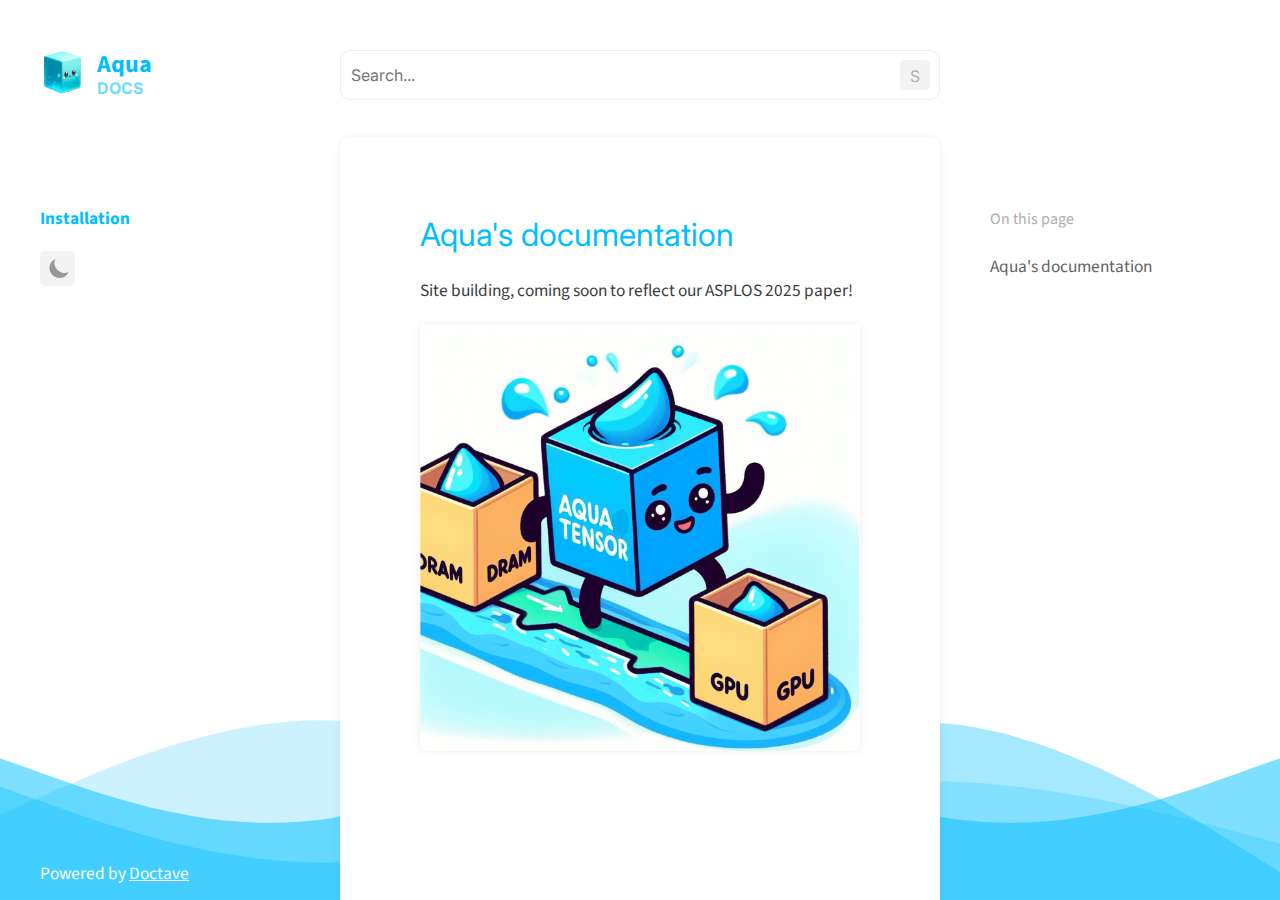
<file: index.html>
<!doctype html>

<html lang="en">

<head>
    <meta charset="utf-8">

    <title>Aqua</title>
    <meta name="description" content="Documentation for Aqua">
    <meta name="viewport" content="width=device-width, initial-scale=1">

    <link
        href="https://fonts.googleapis.com/css2?family=Inter:wght@400;600;700&family=Source+Sans+Pro:ital,wght@0,400;0,600;0,700;1,400;1,600;1,700&display=swap"
        rel="stylesheet">

    <link rel="stylesheet" type="text/css" href="/assets/normalize.css?v=1739940517"
        media="screen" />
    <link rel="stylesheet" type="text/css" href="/assets/doctave-style.css?v=1739940517"
        media="screen" />
    <link rel="stylesheet" type="text/css" href="/assets/katex.css?v=1739940517" media="screen" />
    <link rel="stylesheet" type="text/css" href="/assets/prism-ghcolors.css?v=1739940517"
        media="screen" />

    <script>
        var DOCTAVE_TIMESTAMP = "1739940517";
        var BASE_PATH = "/";
        var color = localStorage.getItem('doctave-color')

        if (color === 'dark') {
            document.getElementsByTagName('html')[0].classList.remove('light');
            document.getElementsByTagName('html')[0].classList.add('dark');
        } else {
            document.getElementsByTagName('html')[0].classList.remove('dark');
            document.getElementsByTagName('html')[0].classList.add('light');
        }
    </script>

    
</head>

<body>
    <label for='menu-toggle-switch' class='menu-toggle-button'>
        ☰
    </label>
    <input type="checkbox" id="menu-toggle-switch" value='0' />
    <div class='page'>
        <div class='header'>
            <div class='logo'>
                
                <a href="/">
                    <img src="/assets/logo.png" alt='Aqua logo'></img>
                </a>
                
                <h2 class='project-name'>
                    <a href="/">
                        Aqua
                    </a>
                </h2>
            </div>
            <div class='search'>
                <form id='search-form'>
    <input type='text' id='search-box' autocomplete="off" placeholder="Search..."></input>
    <span class='search-icon'>S</span>
    <ul id='search-results'></ul>
</form>

            </div>
            <div class='header-dummy-right'>
            </div>
        </div>
        <div class='container'>
            <div class='sidebar-left'>
                <nav class='site-nav'>
    <ul>
        
            <li><a href="/Installation">Installation</a></li>
            
        
    </ul>
    <span id='light-dark-mode-switch'>
        <svg xmlns="http://www.w3.org/2000/svg" id="dark-mode-icon" viewBox="0 0 20 20" fill="currentColor">
            <path d="M17.293 13.293A8 8 0 016.707 2.707a8.001 8.001 0 1010.586 10.586z" />
        </svg>

        <svg xmlns="http://www.w3.org/2000/svg" id="light-mode-icon" viewBox="0 0 20 20" fill="currentColor">
            <path fill-rule="evenodd" d="M10 2a1 1 0 011 1v1a1 1 0 11-2 0V3a1 1 0 011-1zm4 8a4 4 0 11-8 0 4 4 0 018 0zm-.464 4.95l.707.707a1 1 0 001.414-1.414l-.707-.707a1 1 0 00-1.414 1.414zm2.12-10.607a1 1 0 010 1.414l-.706.707a1 1 0 11-1.414-1.414l.707-.707a1 1 0 011.414 0zM17 11a1 1 0 100-2h-1a1 1 0 100 2h1zm-7 4a1 1 0 011 1v1a1 1 0 11-2 0v-1a1 1 0 011-1zM5.05 6.464A1 1 0 106.465 5.05l-.708-.707a1 1 0 00-1.414 1.414l.707.707zm1.414 8.486l-.707.707a1 1 0 01-1.414-1.414l.707-.707a1 1 0 011.414 1.414zM4 11a1 1 0 100-2H3a1 1 0 000 2h1z" clip-rule="evenodd" />
        </svg>
    </span>
</nav>

            </div>
            <div class='doctave-content'>
                <h1 id="aqua's-documentation">Aqua's documentation</h1>

<p>Site building, coming soon to reflect our ASPLOS 2025 paper!</p>
<p><img src="/assets/aqua.png" alt="Aqua tensor"></p>

            </div>
            <div class='sidebar-right'>
                <div class='page-nav' id='page-nav'>
                    <p class='page-nav-header'>On this page</p>
                    <ul>
                        
                        <li class='page-nav-level-1'>
                            <a href='#aqua&#x27;s-documentation'>Aqua&#x27;s documentation</a>
                        </li>
                        
                    </ul>
                </div>
            </div>
            <div class='wave-container'>
                <svg xmlns="http://www.w3.org/2000/svg" viewBox="0 0 1440 320">
                    <path fill-opacity="0.35"
                        d="M0,192L60,213.3C120,235,240,277,360,277.3C480,277,600,235,720,192C840,149,960,107,1080,122.7C1200,139,1320,213,1380,250.7L1440,288L1440,320L1380,320C1320,320,1200,320,1080,320C960,320,840,320,720,320C600,320,480,320,360,320C240,320,120,320,60,320L0,320Z">
                    </path>
                    <path fill-opacity="0.5"
                        d="M0,160L60,181.3C120,203,240,245,360,229.3C480,213,600,139,720,138.7C840,139,960,213,1080,229.3C1200,245,1320,203,1380,181.3L1440,160L1440,320L1380,320C1320,320,1200,320,1080,320C960,320,840,320,720,320C600,320,480,320,360,320C240,320,120,320,60,320L0,320Z">
                    </path>
                    <path fill-opacity="0.2"
                        d="M0,224L60,197.3C120,171,240,117,360,117.3C480,117,600,171,720,186.7C840,203,960,181,1080,186.7C1200,192,1320,224,1380,240L1440,256L1440,320L1380,320C1320,320,1200,320,1080,320C960,320,840,320,720,320C600,320,480,320,360,320C240,320,120,320,60,320L0,320Z">
                    </path>
                </svg>
                <p>Powered by <a href='https://cli.doctave.com' target='_blank'>Doctave</a></p>
            </div>
        </div>
    </div>
    <script type="text/javascript" src="/assets/katex.js?v=1739940517"></script>
    <script type="text/javascript" src="/assets/mermaid.js?v=1739940517"></script>
    <script type="text/javascript" src="/assets/elasticlunr.js?v=1739940517"></script>
    <script type="text/javascript" src="/assets/prism.js?v=1739940517"></script>
    <script type="text/javascript" src="/assets/doctave-app.js?v=1739940517"></script>

    
    <script type='text/javascript' src="/assets/livereload.js?port=35729" async="" defer=""></script>

    <script>
        // Don't reset scrolling on livereload
        window.addEventListener('scroll', function () {
            localStorage.setItem('doctave-scrollPosition', window.scrollY);

            dragRightMenu();
        }, false);

        window.addEventListener('load', function () {
            if (localStorage.getItem('doctave-scrollPosition') !== null)
                window.scrollTo(0, localStorage.getItem('doctave-scrollPosition'));

            document.getElementById('menu-toggle-switch').addEventListener('change', function (e) {
                disableScrollifMenuOpen();
            });
        }, false);
    </script>
    
</body>

</html>
</file>
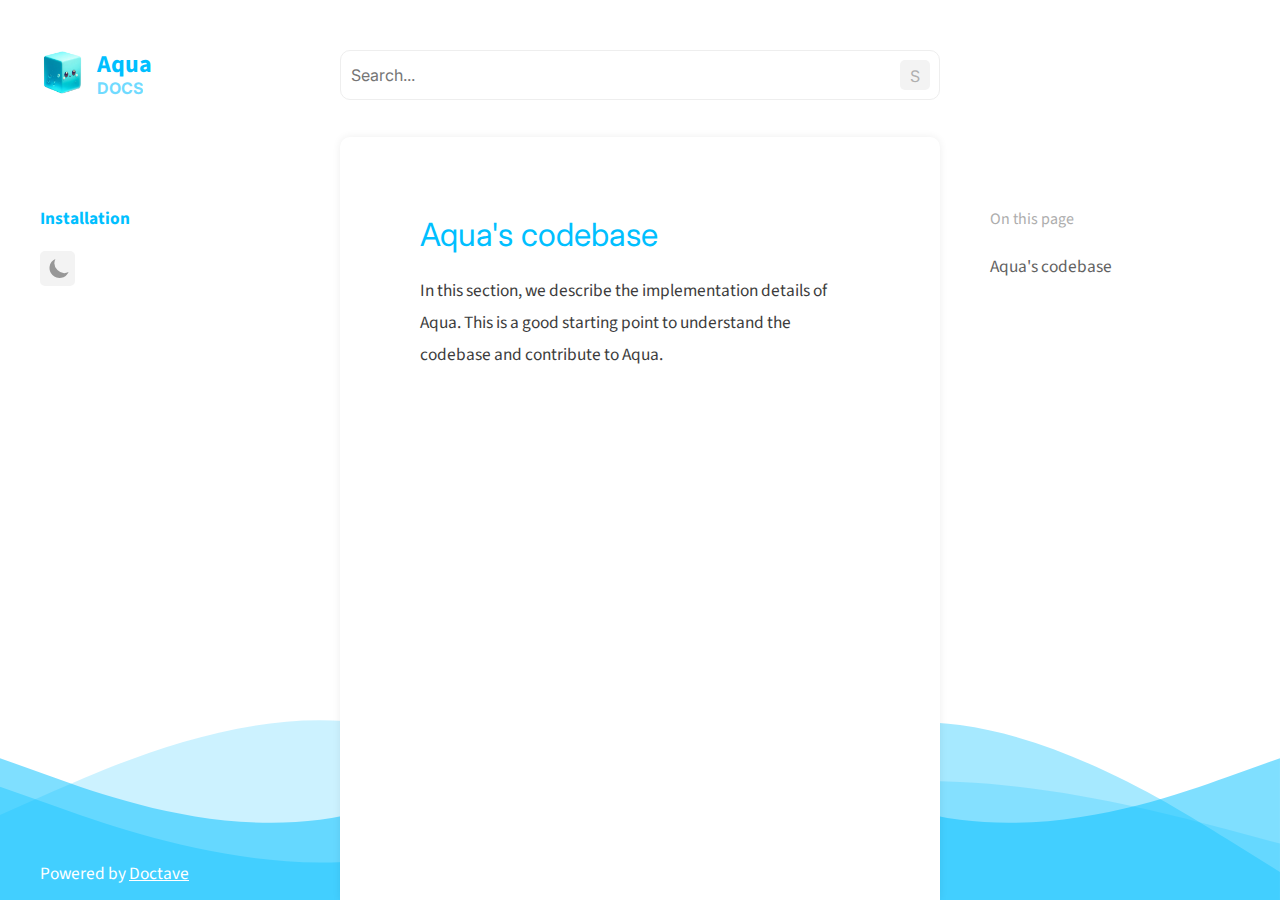
<file: contributing/index.html>
<!doctype html>

<html lang="en">

<head>
    <meta charset="utf-8">

    <title>Internals</title>
    <meta name="description" content="Documentation for Aqua">
    <meta name="viewport" content="width=device-width, initial-scale=1">

    <link
        href="https://fonts.googleapis.com/css2?family=Inter:wght@400;600;700&family=Source+Sans+Pro:ital,wght@0,400;0,600;0,700;1,400;1,600;1,700&display=swap"
        rel="stylesheet">

    <link rel="stylesheet" type="text/css" href="/assets/normalize.css?v=1739940517"
        media="screen" />
    <link rel="stylesheet" type="text/css" href="/assets/doctave-style.css?v=1739940517"
        media="screen" />
    <link rel="stylesheet" type="text/css" href="/assets/katex.css?v=1739940517" media="screen" />
    <link rel="stylesheet" type="text/css" href="/assets/prism-ghcolors.css?v=1739940517"
        media="screen" />

    <script>
        var DOCTAVE_TIMESTAMP = "1739940517";
        var BASE_PATH = "/";
        var color = localStorage.getItem('doctave-color')

        if (color === 'dark') {
            document.getElementsByTagName('html')[0].classList.remove('light');
            document.getElementsByTagName('html')[0].classList.add('dark');
        } else {
            document.getElementsByTagName('html')[0].classList.remove('dark');
            document.getElementsByTagName('html')[0].classList.add('light');
        }
    </script>

    
</head>

<body>
    <label for='menu-toggle-switch' class='menu-toggle-button'>
        ☰
    </label>
    <input type="checkbox" id="menu-toggle-switch" value='0' />
    <div class='page'>
        <div class='header'>
            <div class='logo'>
                
                <a href="/">
                    <img src="/assets/logo.png" alt='Aqua logo'></img>
                </a>
                
                <h2 class='project-name'>
                    <a href="/">
                        Aqua
                    </a>
                </h2>
            </div>
            <div class='search'>
                <form id='search-form'>
    <input type='text' id='search-box' autocomplete="off" placeholder="Search..."></input>
    <span class='search-icon'>S</span>
    <ul id='search-results'></ul>
</form>

            </div>
            <div class='header-dummy-right'>
            </div>
        </div>
        <div class='container'>
            <div class='sidebar-left'>
                <nav class='site-nav'>
    <ul>
        
            <li><a href="/Installation">Installation</a></li>
            
        
    </ul>
    <span id='light-dark-mode-switch'>
        <svg xmlns="http://www.w3.org/2000/svg" id="dark-mode-icon" viewBox="0 0 20 20" fill="currentColor">
            <path d="M17.293 13.293A8 8 0 016.707 2.707a8.001 8.001 0 1010.586 10.586z" />
        </svg>

        <svg xmlns="http://www.w3.org/2000/svg" id="light-mode-icon" viewBox="0 0 20 20" fill="currentColor">
            <path fill-rule="evenodd" d="M10 2a1 1 0 011 1v1a1 1 0 11-2 0V3a1 1 0 011-1zm4 8a4 4 0 11-8 0 4 4 0 018 0zm-.464 4.95l.707.707a1 1 0 001.414-1.414l-.707-.707a1 1 0 00-1.414 1.414zm2.12-10.607a1 1 0 010 1.414l-.706.707a1 1 0 11-1.414-1.414l.707-.707a1 1 0 011.414 0zM17 11a1 1 0 100-2h-1a1 1 0 100 2h1zm-7 4a1 1 0 011 1v1a1 1 0 11-2 0v-1a1 1 0 011-1zM5.05 6.464A1 1 0 106.465 5.05l-.708-.707a1 1 0 00-1.414 1.414l.707.707zm1.414 8.486l-.707.707a1 1 0 01-1.414-1.414l.707-.707a1 1 0 011.414 1.414zM4 11a1 1 0 100-2H3a1 1 0 000 2h1z" clip-rule="evenodd" />
        </svg>
    </span>
</nav>

            </div>
            <div class='doctave-content'>
                <h1 id="aqua's-codebase">Aqua's codebase</h1>
<p>In this section, we describe the implementation details of Aqua. 
This is a good starting point to understand the codebase and contribute to Aqua.</p>

            </div>
            <div class='sidebar-right'>
                <div class='page-nav' id='page-nav'>
                    <p class='page-nav-header'>On this page</p>
                    <ul>
                        
                        <li class='page-nav-level-1'>
                            <a href='#aqua&#x27;s-codebase'>Aqua&#x27;s codebase</a>
                        </li>
                        
                    </ul>
                </div>
            </div>
            <div class='wave-container'>
                <svg xmlns="http://www.w3.org/2000/svg" viewBox="0 0 1440 320">
                    <path fill-opacity="0.35"
                        d="M0,192L60,213.3C120,235,240,277,360,277.3C480,277,600,235,720,192C840,149,960,107,1080,122.7C1200,139,1320,213,1380,250.7L1440,288L1440,320L1380,320C1320,320,1200,320,1080,320C960,320,840,320,720,320C600,320,480,320,360,320C240,320,120,320,60,320L0,320Z">
                    </path>
                    <path fill-opacity="0.5"
                        d="M0,160L60,181.3C120,203,240,245,360,229.3C480,213,600,139,720,138.7C840,139,960,213,1080,229.3C1200,245,1320,203,1380,181.3L1440,160L1440,320L1380,320C1320,320,1200,320,1080,320C960,320,840,320,720,320C600,320,480,320,360,320C240,320,120,320,60,320L0,320Z">
                    </path>
                    <path fill-opacity="0.2"
                        d="M0,224L60,197.3C120,171,240,117,360,117.3C480,117,600,171,720,186.7C840,203,960,181,1080,186.7C1200,192,1320,224,1380,240L1440,256L1440,320L1380,320C1320,320,1200,320,1080,320C960,320,840,320,720,320C600,320,480,320,360,320C240,320,120,320,60,320L0,320Z">
                    </path>
                </svg>
                <p>Powered by <a href='https://cli.doctave.com' target='_blank'>Doctave</a></p>
            </div>
        </div>
    </div>
    <script type="text/javascript" src="/assets/katex.js?v=1739940517"></script>
    <script type="text/javascript" src="/assets/mermaid.js?v=1739940517"></script>
    <script type="text/javascript" src="/assets/elasticlunr.js?v=1739940517"></script>
    <script type="text/javascript" src="/assets/prism.js?v=1739940517"></script>
    <script type="text/javascript" src="/assets/doctave-app.js?v=1739940517"></script>

    
    <script type='text/javascript' src="/assets/livereload.js?port=35729" async="" defer=""></script>

    <script>
        // Don't reset scrolling on livereload
        window.addEventListener('scroll', function () {
            localStorage.setItem('doctave-scrollPosition', window.scrollY);

            dragRightMenu();
        }, false);

        window.addEventListener('load', function () {
            if (localStorage.getItem('doctave-scrollPosition') !== null)
                window.scrollTo(0, localStorage.getItem('doctave-scrollPosition'));

            document.getElementById('menu-toggle-switch').addEventListener('change', function (e) {
                disableScrollifMenuOpen();
            });
        }, false);
    </script>
    
</body>

</html>
</file>
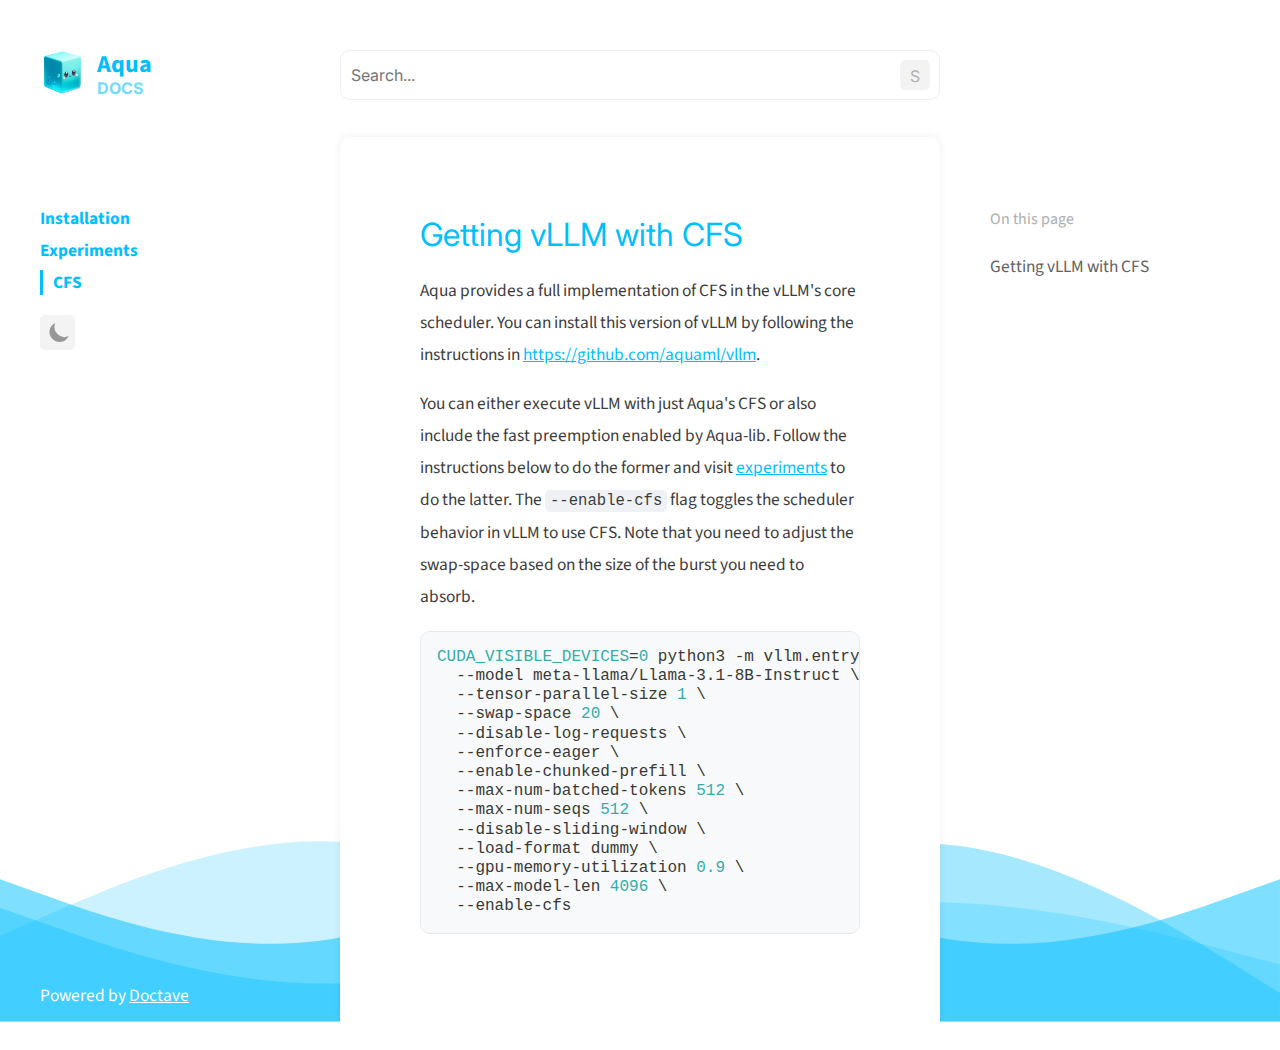
<file: CFS.html>
<!doctype html>

<html lang="en">

<head>
    <meta charset="utf-8">

    <title>CFS</title>
    <meta name="description" content="Documentation for Aqua">
    <meta name="viewport" content="width=device-width, initial-scale=1">

    <link
        href="https://fonts.googleapis.com/css2?family=Inter:wght@400;600;700&family=Source+Sans+Pro:ital,wght@0,400;0,600;0,700;1,400;1,600;1,700&display=swap"
        rel="stylesheet">

    <link rel="stylesheet" type="text/css" href="/assets/normalize.css?v=1749277552"
        media="screen" />
    <link rel="stylesheet" type="text/css" href="/assets/doctave-style.css?v=1749277552"
        media="screen" />
    <link rel="stylesheet" type="text/css" href="/assets/katex.css?v=1749277552" media="screen" />
    <link rel="stylesheet" type="text/css" href="/assets/prism-ghcolors.css?v=1749277552"
        media="screen" />

    <script>
        var DOCTAVE_TIMESTAMP = "1749277552";
        var BASE_PATH = "/";
        var color = localStorage.getItem('doctave-color')

        if (color === 'dark') {
            document.getElementsByTagName('html')[0].classList.remove('light');
            document.getElementsByTagName('html')[0].classList.add('dark');
        } else {
            document.getElementsByTagName('html')[0].classList.remove('dark');
            document.getElementsByTagName('html')[0].classList.add('light');
        }
    </script>

    
</head>

<body>
    <label for='menu-toggle-switch' class='menu-toggle-button'>
        ☰
    </label>
    <input type="checkbox" id="menu-toggle-switch" value='0' />
    <div class='page'>
        <div class='header'>
            <div class='logo'>
                
                <a href="/">
                    <img src="/assets/logo.png" alt='Aqua logo'></img>
                </a>
                
                <h2 class='project-name'>
                    <a href="/">
                        Aqua
                    </a>
                </h2>
            </div>
            <div class='search'>
                <form id='search-form'>
    <input type='text' id='search-box' autocomplete="off" placeholder="Search..."></input>
    <span class='search-icon'>S</span>
    <ul id='search-results'></ul>
</form>

            </div>
            <div class='header-dummy-right'>
            </div>
        </div>
        <div class='container'>
            <div class='sidebar-left'>
                <nav class='site-nav'>
    <ul>
        
            <li><a href="/Installation">Installation</a></li>
            
        
            <li><a href="/Experiments">Experiments</a></li>
            
        
            <li><a class="active" href="/CFS">CFS</a></li>
            
        
    </ul>
    <span id='light-dark-mode-switch'>
        <svg xmlns="http://www.w3.org/2000/svg" id="dark-mode-icon" viewBox="0 0 20 20" fill="currentColor">
            <path d="M17.293 13.293A8 8 0 016.707 2.707a8.001 8.001 0 1010.586 10.586z" />
        </svg>

        <svg xmlns="http://www.w3.org/2000/svg" id="light-mode-icon" viewBox="0 0 20 20" fill="currentColor">
            <path fill-rule="evenodd" d="M10 2a1 1 0 011 1v1a1 1 0 11-2 0V3a1 1 0 011-1zm4 8a4 4 0 11-8 0 4 4 0 018 0zm-.464 4.95l.707.707a1 1 0 001.414-1.414l-.707-.707a1 1 0 00-1.414 1.414zm2.12-10.607a1 1 0 010 1.414l-.706.707a1 1 0 11-1.414-1.414l.707-.707a1 1 0 011.414 0zM17 11a1 1 0 100-2h-1a1 1 0 100 2h1zm-7 4a1 1 0 011 1v1a1 1 0 11-2 0v-1a1 1 0 011-1zM5.05 6.464A1 1 0 106.465 5.05l-.708-.707a1 1 0 00-1.414 1.414l.707.707zm1.414 8.486l-.707.707a1 1 0 01-1.414-1.414l.707-.707a1 1 0 011.414 1.414zM4 11a1 1 0 100-2H3a1 1 0 000 2h1z" clip-rule="evenodd" />
        </svg>
    </span>
</nav>

            </div>
            <div class='doctave-content'>
                <h1 id="getting-vllm-with-cfs">Getting vLLM with CFS</h1>
<p>Aqua provides a full implementation of CFS in the vLLM's core scheduler. You can install this version of vLLM by following the instructions in <a href="https://github.com/aquaml/vllm">https://github.com/aquaml/vllm</a>.</p>
<p>You can either execute vLLM with just Aqua's CFS or also include the fast preemption enabled by Aqua-lib. Follow the instructions below to do the former and visit <a href="/Experiments">experiments</a> to do the latter. The <code>--enable-cfs</code> flag toggles the scheduler behavior in vLLM to use CFS. Note that you need to adjust the swap-space based on the size of the burst you need to absorb.</p>
<pre><code class="language-bash">CUDA_VISIBLE_DEVICES=0 python3 -m vllm.entrypoints.openai.api_server \
  --model meta-llama/Llama-3.1-8B-Instruct \
  --tensor-parallel-size 1 \
  --swap-space 20 \
  --disable-log-requests \
  --enforce-eager \
  --enable-chunked-prefill \
  --max-num-batched-tokens 512 \
  --max-num-seqs 512 \
  --disable-sliding-window \
  --load-format dummy \
  --gpu-memory-utilization 0.9 \
  --max-model-len 4096 \
  --enable-cfs
</code></pre>

            </div>
            <div class='sidebar-right'>
                <div class='page-nav' id='page-nav'>
                    <p class='page-nav-header'>On this page</p>
                    <ul>
                        
                        <li class='page-nav-level-1'>
                            <a href='#getting-vllm-with-cfs'>Getting vLLM with CFS</a>
                        </li>
                        
                    </ul>
                </div>
            </div>
            <div class='wave-container'>
                <svg xmlns="http://www.w3.org/2000/svg" viewBox="0 0 1440 320">
                    <path fill-opacity="0.35"
                        d="M0,192L60,213.3C120,235,240,277,360,277.3C480,277,600,235,720,192C840,149,960,107,1080,122.7C1200,139,1320,213,1380,250.7L1440,288L1440,320L1380,320C1320,320,1200,320,1080,320C960,320,840,320,720,320C600,320,480,320,360,320C240,320,120,320,60,320L0,320Z">
                    </path>
                    <path fill-opacity="0.5"
                        d="M0,160L60,181.3C120,203,240,245,360,229.3C480,213,600,139,720,138.7C840,139,960,213,1080,229.3C1200,245,1320,203,1380,181.3L1440,160L1440,320L1380,320C1320,320,1200,320,1080,320C960,320,840,320,720,320C600,320,480,320,360,320C240,320,120,320,60,320L0,320Z">
                    </path>
                    <path fill-opacity="0.2"
                        d="M0,224L60,197.3C120,171,240,117,360,117.3C480,117,600,171,720,186.7C840,203,960,181,1080,186.7C1200,192,1320,224,1380,240L1440,256L1440,320L1380,320C1320,320,1200,320,1080,320C960,320,840,320,720,320C600,320,480,320,360,320C240,320,120,320,60,320L0,320Z">
                    </path>
                </svg>
                <p>Powered by <a href='https://cli.doctave.com' target='_blank'>Doctave</a></p>
            </div>
        </div>
    </div>
    <script type="text/javascript" src="/assets/katex.js?v=1749277552"></script>
    <script type="text/javascript" src="/assets/mermaid.js?v=1749277552"></script>
    <script type="text/javascript" src="/assets/elasticlunr.js?v=1749277552"></script>
    <script type="text/javascript" src="/assets/prism.js?v=1749277552"></script>
    <script type="text/javascript" src="/assets/doctave-app.js?v=1749277552"></script>

    
    <script type='text/javascript' src="/assets/livereload.js?port=35729" async="" defer=""></script>

    <script>
        // Don't reset scrolling on livereload
        window.addEventListener('scroll', function () {
            localStorage.setItem('doctave-scrollPosition', window.scrollY);

            dragRightMenu();
        }, false);

        window.addEventListener('load', function () {
            if (localStorage.getItem('doctave-scrollPosition') !== null)
                window.scrollTo(0, localStorage.getItem('doctave-scrollPosition'));

            document.getElementById('menu-toggle-switch').addEventListener('change', function (e) {
                disableScrollifMenuOpen();
            });
        }, false);
    </script>
    
</body>

</html>
</file>
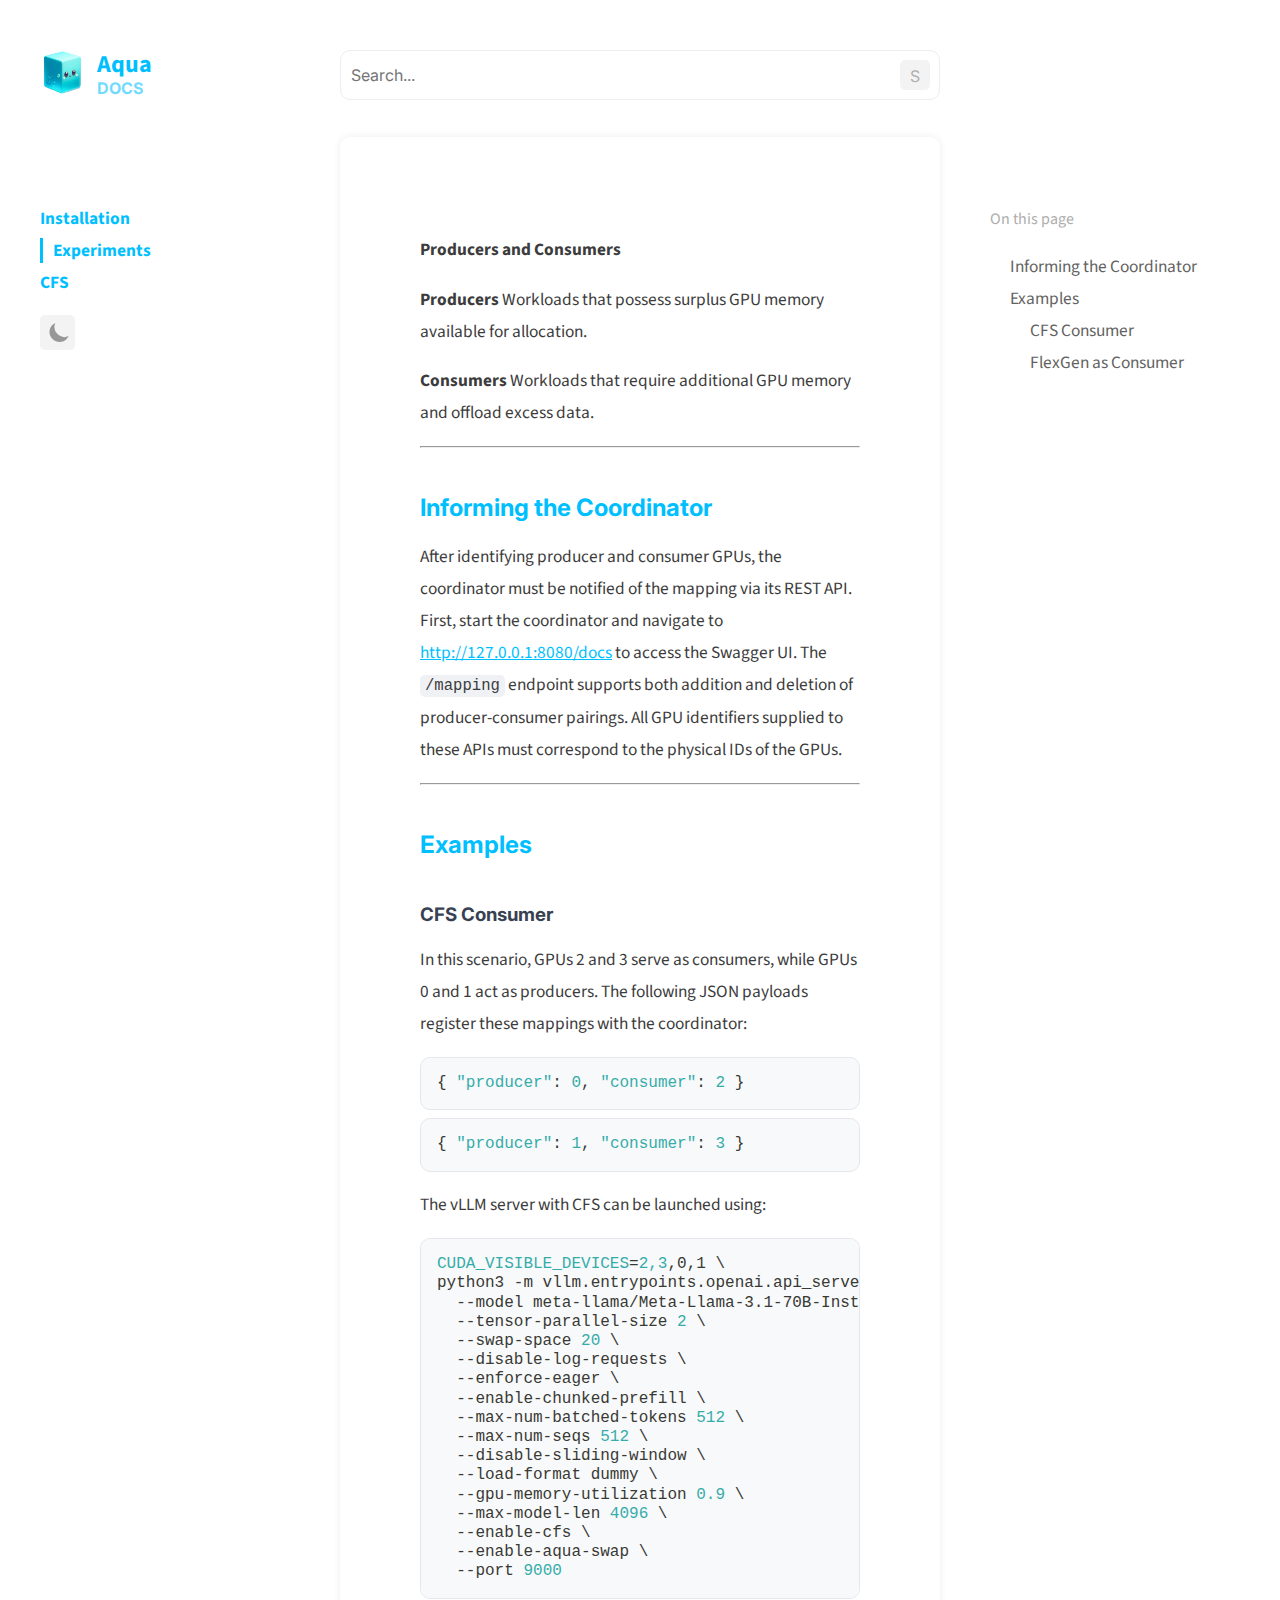
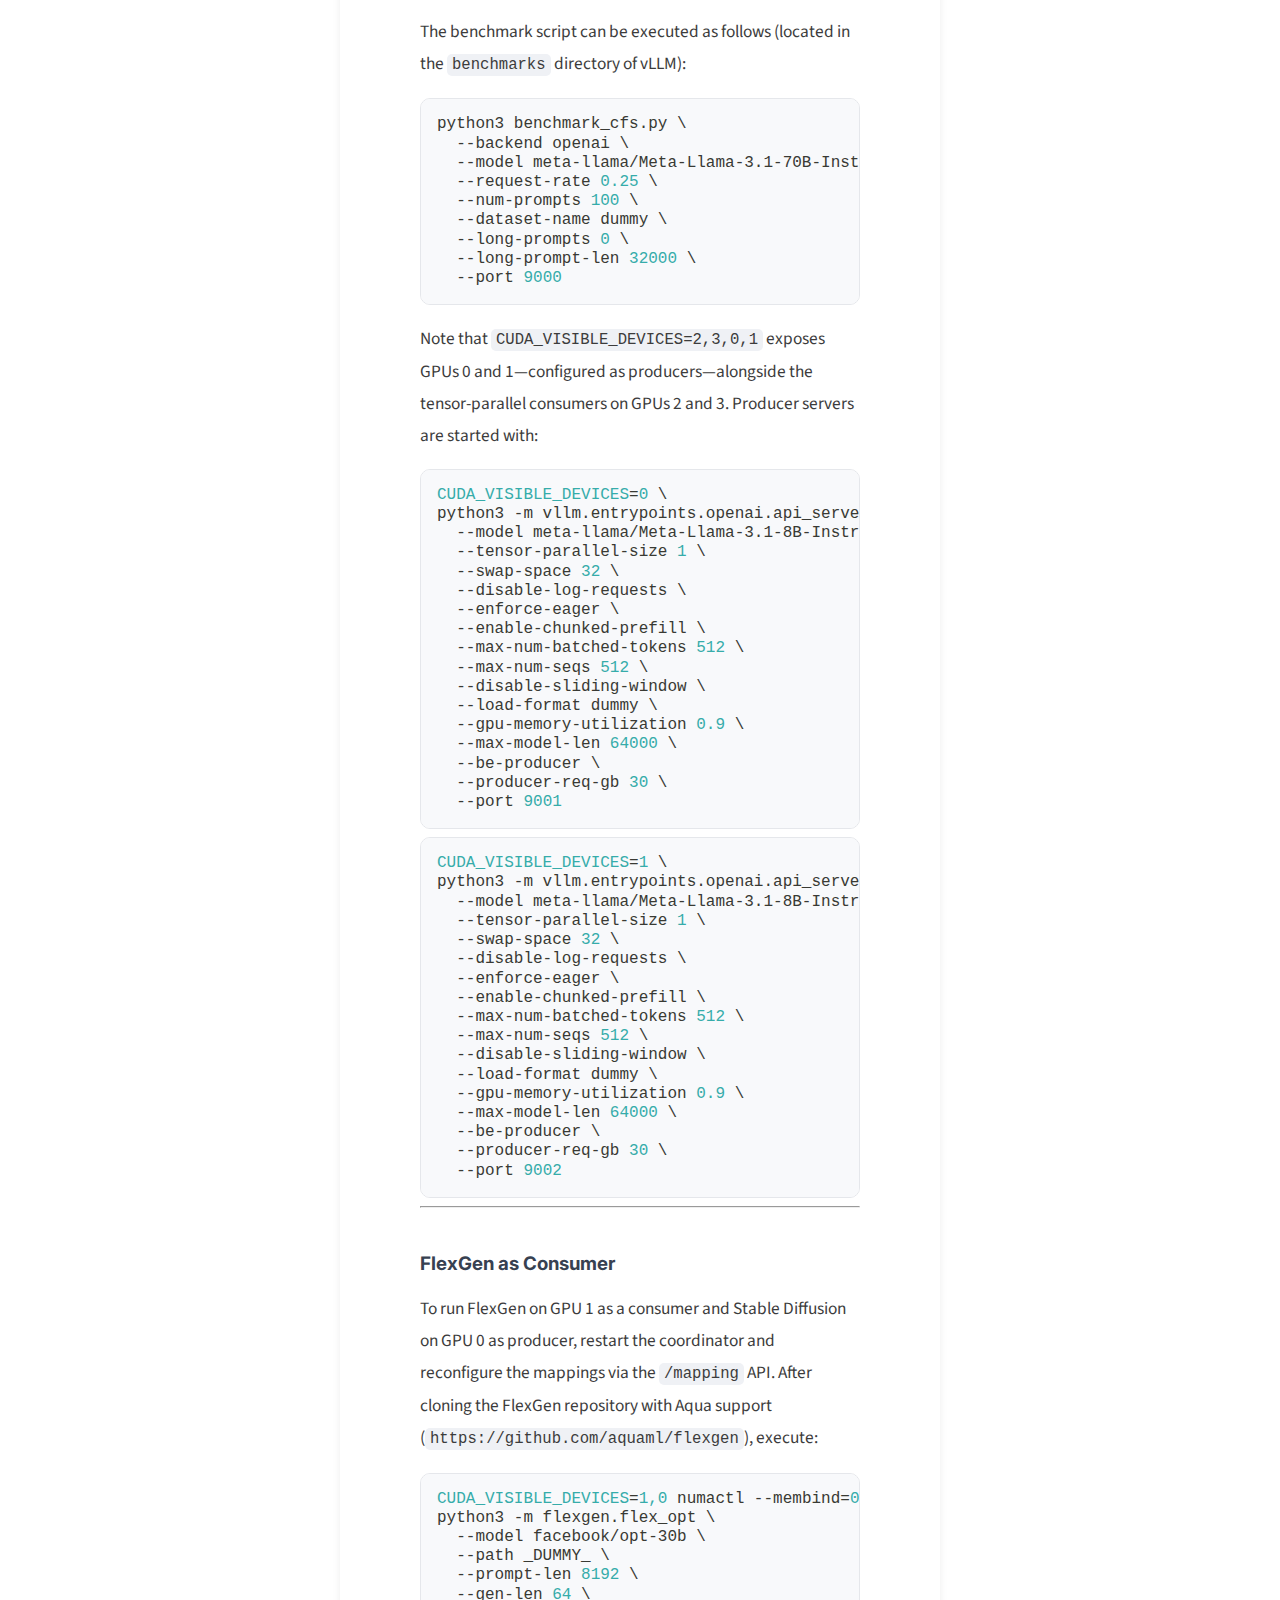
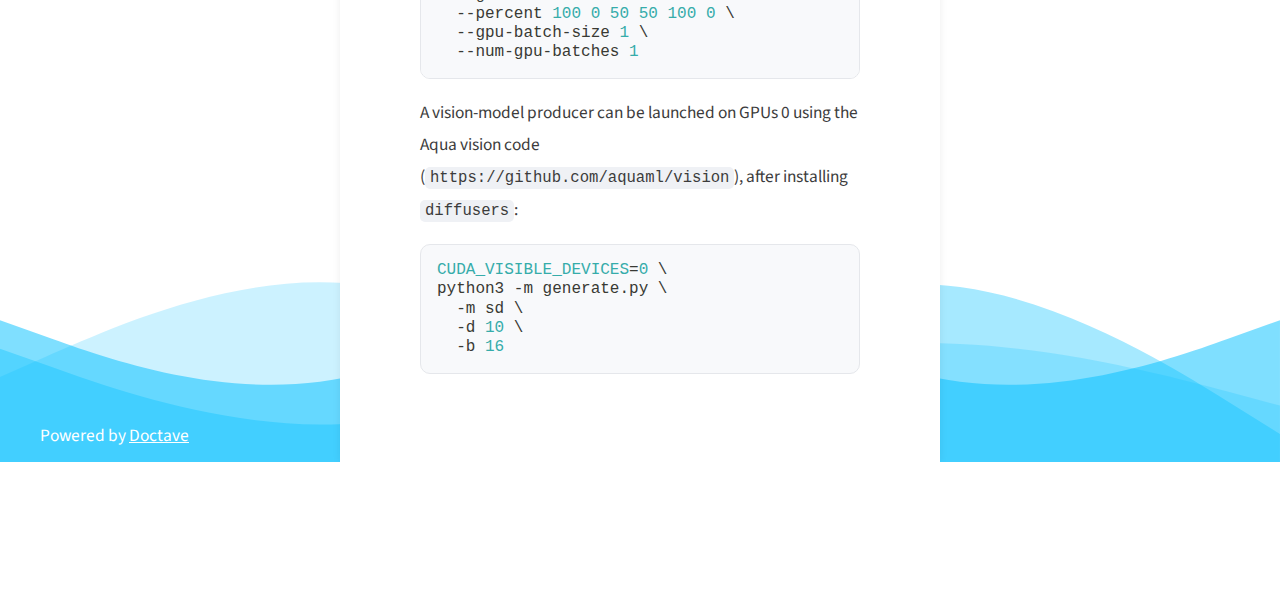
<file: Experiments.html>
<!doctype html>

<html lang="en">

<head>
    <meta charset="utf-8">

    <title>Experiments</title>
    <meta name="description" content="Documentation for Aqua">
    <meta name="viewport" content="width=device-width, initial-scale=1">

    <link
        href="https://fonts.googleapis.com/css2?family=Inter:wght@400;600;700&family=Source+Sans+Pro:ital,wght@0,400;0,600;0,700;1,400;1,600;1,700&display=swap"
        rel="stylesheet">

    <link rel="stylesheet" type="text/css" href="/assets/normalize.css?v=1749277692"
        media="screen" />
    <link rel="stylesheet" type="text/css" href="/assets/doctave-style.css?v=1749277692"
        media="screen" />
    <link rel="stylesheet" type="text/css" href="/assets/katex.css?v=1749277692" media="screen" />
    <link rel="stylesheet" type="text/css" href="/assets/prism-ghcolors.css?v=1749277692"
        media="screen" />

    <script>
        var DOCTAVE_TIMESTAMP = "1749277692";
        var BASE_PATH = "/";
        var color = localStorage.getItem('doctave-color')

        if (color === 'dark') {
            document.getElementsByTagName('html')[0].classList.remove('light');
            document.getElementsByTagName('html')[0].classList.add('dark');
        } else {
            document.getElementsByTagName('html')[0].classList.remove('dark');
            document.getElementsByTagName('html')[0].classList.add('light');
        }
    </script>

    
</head>

<body>
    <label for='menu-toggle-switch' class='menu-toggle-button'>
        ☰
    </label>
    <input type="checkbox" id="menu-toggle-switch" value='0' />
    <div class='page'>
        <div class='header'>
            <div class='logo'>
                
                <a href="/">
                    <img src="/assets/logo.png" alt='Aqua logo'></img>
                </a>
                
                <h2 class='project-name'>
                    <a href="/">
                        Aqua
                    </a>
                </h2>
            </div>
            <div class='search'>
                <form id='search-form'>
    <input type='text' id='search-box' autocomplete="off" placeholder="Search..."></input>
    <span class='search-icon'>S</span>
    <ul id='search-results'></ul>
</form>

            </div>
            <div class='header-dummy-right'>
            </div>
        </div>
        <div class='container'>
            <div class='sidebar-left'>
                <nav class='site-nav'>
    <ul>
        
            <li><a href="/Installation">Installation</a></li>
            
        
            <li><a class="active" href="/Experiments">Experiments</a></li>
            
        
            <li><a href="/CFS">CFS</a></li>
            
        
    </ul>
    <span id='light-dark-mode-switch'>
        <svg xmlns="http://www.w3.org/2000/svg" id="dark-mode-icon" viewBox="0 0 20 20" fill="currentColor">
            <path d="M17.293 13.293A8 8 0 016.707 2.707a8.001 8.001 0 1010.586 10.586z" />
        </svg>

        <svg xmlns="http://www.w3.org/2000/svg" id="light-mode-icon" viewBox="0 0 20 20" fill="currentColor">
            <path fill-rule="evenodd" d="M10 2a1 1 0 011 1v1a1 1 0 11-2 0V3a1 1 0 011-1zm4 8a4 4 0 11-8 0 4 4 0 018 0zm-.464 4.95l.707.707a1 1 0 001.414-1.414l-.707-.707a1 1 0 00-1.414 1.414zm2.12-10.607a1 1 0 010 1.414l-.706.707a1 1 0 11-1.414-1.414l.707-.707a1 1 0 011.414 0zM17 11a1 1 0 100-2h-1a1 1 0 100 2h1zm-7 4a1 1 0 011 1v1a1 1 0 11-2 0v-1a1 1 0 011-1zM5.05 6.464A1 1 0 106.465 5.05l-.708-.707a1 1 0 00-1.414 1.414l.707.707zm1.414 8.486l-.707.707a1 1 0 01-1.414-1.414l.707-.707a1 1 0 011.414 1.414zM4 11a1 1 0 100-2H3a1 1 0 000 2h1z" clip-rule="evenodd" />
        </svg>
    </span>
</nav>

            </div>
            <div class='doctave-content'>
                <p><strong>Producers and Consumers</strong></p>
<p><strong>Producers</strong>
Workloads that possess surplus GPU memory available for allocation.</p>
<p><strong>Consumers</strong>
Workloads that require additional GPU memory and offload excess data.</p>
<hr>
<h2 id="informing-the-coordinator">Informing the Coordinator</h2>
<p>After identifying producer and consumer GPUs, the coordinator must be notified of the mapping via its REST API. First, start the coordinator and navigate to <a href="http://127.0.0.1:8080/docs">http://127.0.0.1:8080/docs</a> to access the Swagger UI. The <code>/mapping</code> endpoint supports both addition and deletion of producer-consumer pairings. All GPU identifiers supplied to these APIs must correspond to the physical IDs of the GPUs.</p>
<hr>
<h2 id="examples">Examples</h2>
<h3 id="cfs-consumer">CFS Consumer</h3>
<p>In this scenario, GPUs 2 and 3 serve as consumers, while GPUs 0 and 1 act as producers. The following JSON payloads register these mappings with the coordinator:</p>
<pre><code class="language-json">{ "producer": 0, "consumer": 2 }
</code></pre>
<pre><code class="language-json">{ "producer": 1, "consumer": 3 }
</code></pre>
<p>The vLLM server with CFS can be launched using:</p>
<pre><code class="language-bash">CUDA_VISIBLE_DEVICES=2,3,0,1 \
python3 -m vllm.entrypoints.openai.api_server \
  --model meta-llama/Meta-Llama-3.1-70B-Instruct \
  --tensor-parallel-size 2 \
  --swap-space 20 \
  --disable-log-requests \
  --enforce-eager \
  --enable-chunked-prefill \
  --max-num-batched-tokens 512 \
  --max-num-seqs 512 \
  --disable-sliding-window \
  --load-format dummy \
  --gpu-memory-utilization 0.9 \
  --max-model-len 4096 \
  --enable-cfs \
  --enable-aqua-swap \
  --port 9000
</code></pre>
<p>The benchmark script can be executed as follows (located in the <code>benchmarks</code> directory of vLLM):</p>
<pre><code class="language-bash">python3 benchmark_cfs.py \
  --backend openai \
  --model meta-llama/Meta-Llama-3.1-70B-Instruct \
  --request-rate 0.25 \
  --num-prompts 100 \
  --dataset-name dummy \
  --long-prompts 0 \
  --long-prompt-len 32000 \
  --port 9000
</code></pre>
<p>Note that <code>CUDA_VISIBLE_DEVICES=2,3,0,1</code> exposes GPUs 0 and 1—configured as producers—alongside the tensor-parallel consumers on GPUs 2 and 3. Producer servers are started with:</p>
<pre><code class="language-bash">CUDA_VISIBLE_DEVICES=0 \
python3 -m vllm.entrypoints.openai.api_server \
  --model meta-llama/Meta-Llama-3.1-8B-Instruct \
  --tensor-parallel-size 1 \
  --swap-space 32 \
  --disable-log-requests \
  --enforce-eager \
  --enable-chunked-prefill \
  --max-num-batched-tokens 512 \
  --max-num-seqs 512 \
  --disable-sliding-window \
  --load-format dummy \
  --gpu-memory-utilization 0.9 \
  --max-model-len 64000 \
  --be-producer \
  --producer-req-gb 30 \
  --port 9001
</code></pre>
<pre><code class="language-bash">CUDA_VISIBLE_DEVICES=1 \
python3 -m vllm.entrypoints.openai.api_server \
  --model meta-llama/Meta-Llama-3.1-8B-Instruct \
  --tensor-parallel-size 1 \
  --swap-space 32 \
  --disable-log-requests \
  --enforce-eager \
  --enable-chunked-prefill \
  --max-num-batched-tokens 512 \
  --max-num-seqs 512 \
  --disable-sliding-window \
  --load-format dummy \
  --gpu-memory-utilization 0.9 \
  --max-model-len 64000 \
  --be-producer \
  --producer-req-gb 30 \
  --port 9002
</code></pre>
<hr>
<h3 id="flexgen-as-consumer">FlexGen as Consumer</h3>
<p>To run FlexGen on GPU 1 as a consumer and Stable Diffusion on GPU 0 as producer, restart the coordinator and reconfigure the mappings via the <code>/mapping</code> API. After cloning the FlexGen repository with Aqua support (<code>https://github.com/aquaml/flexgen</code>), execute:</p>
<pre><code class="language-bash">CUDA_VISIBLE_DEVICES=1,0 numactl --membind=0 \
python3 -m flexgen.flex_opt \
  --model facebook/opt-30b \
  --path _DUMMY_ \
  --prompt-len 8192 \
  --gen-len 64 \
  --percent 100 0 50 50 100 0 \
  --gpu-batch-size 1 \
  --num-gpu-batches 1
</code></pre>
<p>A vision-model producer can be launched on GPUs 0 using the Aqua vision code (<code>https://github.com/aquaml/vision</code>), after installing <code>diffusers</code>:</p>
<pre><code class="language-bash">CUDA_VISIBLE_DEVICES=0 \
python3 -m generate.py \
  -m sd \
  -d 10 \
  -b 16
</code></pre>

            </div>
            <div class='sidebar-right'>
                <div class='page-nav' id='page-nav'>
                    <p class='page-nav-header'>On this page</p>
                    <ul>
                        
                        <li class='page-nav-level-2'>
                            <a href='#informing-the-coordinator'>Informing the Coordinator</a>
                        </li>
                        
                        <li class='page-nav-level-2'>
                            <a href='#examples'>Examples</a>
                        </li>
                        
                        <li class='page-nav-level-3'>
                            <a href='#cfs-consumer'>CFS Consumer</a>
                        </li>
                        
                        <li class='page-nav-level-3'>
                            <a href='#flexgen-as-consumer'>FlexGen as Consumer</a>
                        </li>
                        
                    </ul>
                </div>
            </div>
            <div class='wave-container'>
                <svg xmlns="http://www.w3.org/2000/svg" viewBox="0 0 1440 320">
                    <path fill-opacity="0.35"
                        d="M0,192L60,213.3C120,235,240,277,360,277.3C480,277,600,235,720,192C840,149,960,107,1080,122.7C1200,139,1320,213,1380,250.7L1440,288L1440,320L1380,320C1320,320,1200,320,1080,320C960,320,840,320,720,320C600,320,480,320,360,320C240,320,120,320,60,320L0,320Z">
                    </path>
                    <path fill-opacity="0.5"
                        d="M0,160L60,181.3C120,203,240,245,360,229.3C480,213,600,139,720,138.7C840,139,960,213,1080,229.3C1200,245,1320,203,1380,181.3L1440,160L1440,320L1380,320C1320,320,1200,320,1080,320C960,320,840,320,720,320C600,320,480,320,360,320C240,320,120,320,60,320L0,320Z">
                    </path>
                    <path fill-opacity="0.2"
                        d="M0,224L60,197.3C120,171,240,117,360,117.3C480,117,600,171,720,186.7C840,203,960,181,1080,186.7C1200,192,1320,224,1380,240L1440,256L1440,320L1380,320C1320,320,1200,320,1080,320C960,320,840,320,720,320C600,320,480,320,360,320C240,320,120,320,60,320L0,320Z">
                    </path>
                </svg>
                <p>Powered by <a href='https://cli.doctave.com' target='_blank'>Doctave</a></p>
            </div>
        </div>
    </div>
    <script type="text/javascript" src="/assets/katex.js?v=1749277692"></script>
    <script type="text/javascript" src="/assets/mermaid.js?v=1749277692"></script>
    <script type="text/javascript" src="/assets/elasticlunr.js?v=1749277692"></script>
    <script type="text/javascript" src="/assets/prism.js?v=1749277692"></script>
    <script type="text/javascript" src="/assets/doctave-app.js?v=1749277692"></script>

    
    <script type='text/javascript' src="/assets/livereload.js?port=35729" async="" defer=""></script>

    <script>
        // Don't reset scrolling on livereload
        window.addEventListener('scroll', function () {
            localStorage.setItem('doctave-scrollPosition', window.scrollY);

            dragRightMenu();
        }, false);

        window.addEventListener('load', function () {
            if (localStorage.getItem('doctave-scrollPosition') !== null)
                window.scrollTo(0, localStorage.getItem('doctave-scrollPosition'));

            document.getElementById('menu-toggle-switch').addEventListener('change', function (e) {
                disableScrollifMenuOpen();
            });
        }, false);
    </script>
    
</body>

</html>
</file>
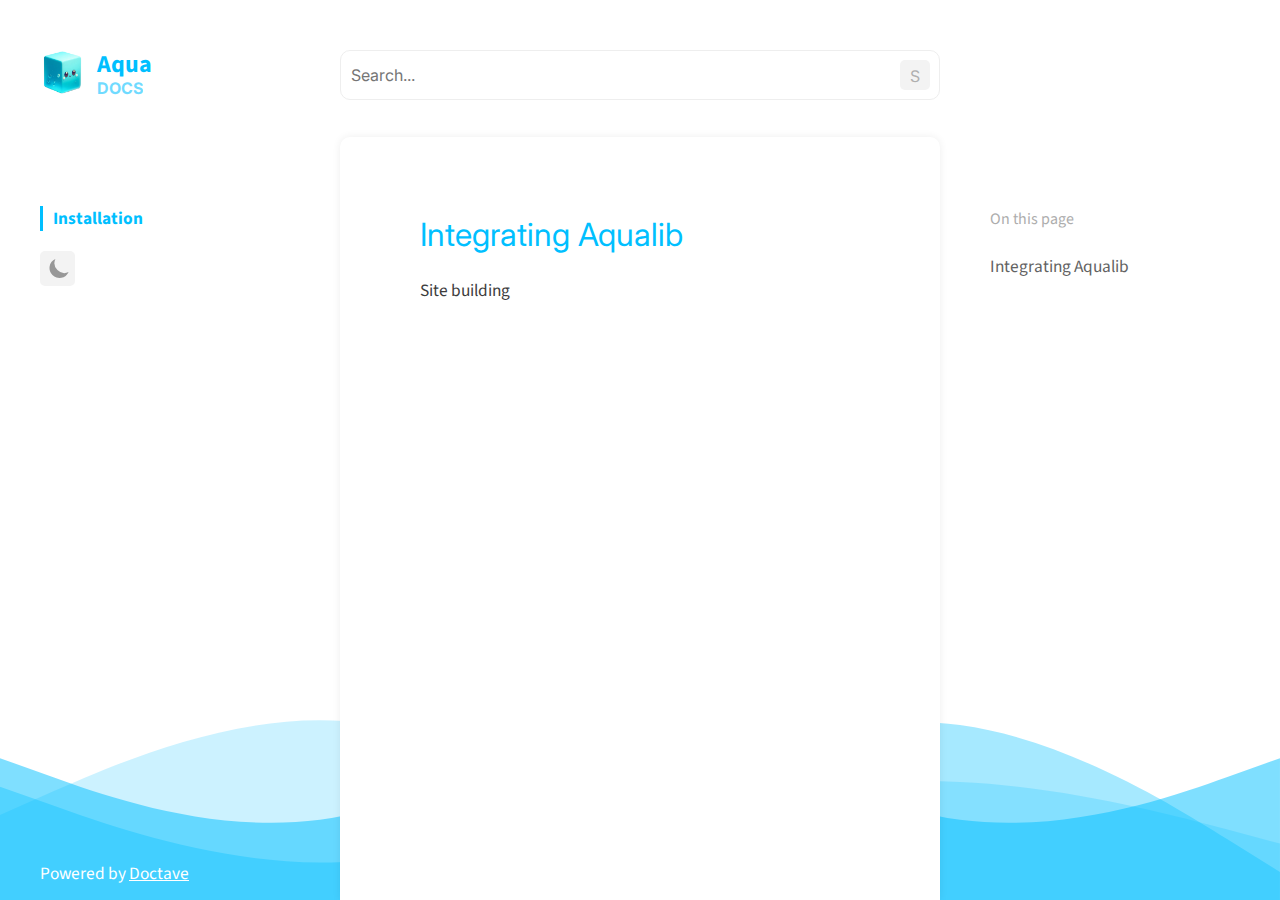
<file: Installation.html>
<!doctype html>

<html lang="en">

<head>
    <meta charset="utf-8">

    <title>Installation</title>
    <meta name="description" content="Documentation for Aqua">
    <meta name="viewport" content="width=device-width, initial-scale=1">

    <link
        href="https://fonts.googleapis.com/css2?family=Inter:wght@400;600;700&family=Source+Sans+Pro:ital,wght@0,400;0,600;0,700;1,400;1,600;1,700&display=swap"
        rel="stylesheet">

    <link rel="stylesheet" type="text/css" href="/assets/normalize.css?v=1739940517"
        media="screen" />
    <link rel="stylesheet" type="text/css" href="/assets/doctave-style.css?v=1739940517"
        media="screen" />
    <link rel="stylesheet" type="text/css" href="/assets/katex.css?v=1739940517" media="screen" />
    <link rel="stylesheet" type="text/css" href="/assets/prism-ghcolors.css?v=1739940517"
        media="screen" />

    <script>
        var DOCTAVE_TIMESTAMP = "1739940517";
        var BASE_PATH = "/";
        var color = localStorage.getItem('doctave-color')

        if (color === 'dark') {
            document.getElementsByTagName('html')[0].classList.remove('light');
            document.getElementsByTagName('html')[0].classList.add('dark');
        } else {
            document.getElementsByTagName('html')[0].classList.remove('dark');
            document.getElementsByTagName('html')[0].classList.add('light');
        }
    </script>

    
</head>

<body>
    <label for='menu-toggle-switch' class='menu-toggle-button'>
        ☰
    </label>
    <input type="checkbox" id="menu-toggle-switch" value='0' />
    <div class='page'>
        <div class='header'>
            <div class='logo'>
                
                <a href="/">
                    <img src="/assets/logo.png" alt='Aqua logo'></img>
                </a>
                
                <h2 class='project-name'>
                    <a href="/">
                        Aqua
                    </a>
                </h2>
            </div>
            <div class='search'>
                <form id='search-form'>
    <input type='text' id='search-box' autocomplete="off" placeholder="Search..."></input>
    <span class='search-icon'>S</span>
    <ul id='search-results'></ul>
</form>

            </div>
            <div class='header-dummy-right'>
            </div>
        </div>
        <div class='container'>
            <div class='sidebar-left'>
                <nav class='site-nav'>
    <ul>
        
            <li><a class="active" href="/Installation">Installation</a></li>
            
        
    </ul>
    <span id='light-dark-mode-switch'>
        <svg xmlns="http://www.w3.org/2000/svg" id="dark-mode-icon" viewBox="0 0 20 20" fill="currentColor">
            <path d="M17.293 13.293A8 8 0 016.707 2.707a8.001 8.001 0 1010.586 10.586z" />
        </svg>

        <svg xmlns="http://www.w3.org/2000/svg" id="light-mode-icon" viewBox="0 0 20 20" fill="currentColor">
            <path fill-rule="evenodd" d="M10 2a1 1 0 011 1v1a1 1 0 11-2 0V3a1 1 0 011-1zm4 8a4 4 0 11-8 0 4 4 0 018 0zm-.464 4.95l.707.707a1 1 0 001.414-1.414l-.707-.707a1 1 0 00-1.414 1.414zm2.12-10.607a1 1 0 010 1.414l-.706.707a1 1 0 11-1.414-1.414l.707-.707a1 1 0 011.414 0zM17 11a1 1 0 100-2h-1a1 1 0 100 2h1zm-7 4a1 1 0 011 1v1a1 1 0 11-2 0v-1a1 1 0 011-1zM5.05 6.464A1 1 0 106.465 5.05l-.708-.707a1 1 0 00-1.414 1.414l.707.707zm1.414 8.486l-.707.707a1 1 0 01-1.414-1.414l.707-.707a1 1 0 011.414 1.414zM4 11a1 1 0 100-2H3a1 1 0 000 2h1z" clip-rule="evenodd" />
        </svg>
    </span>
</nav>

            </div>
            <div class='doctave-content'>
                <h1 id="integrating-aqualib">Integrating Aqualib</h1>

<p>Site building</p>

            </div>
            <div class='sidebar-right'>
                <div class='page-nav' id='page-nav'>
                    <p class='page-nav-header'>On this page</p>
                    <ul>
                        
                        <li class='page-nav-level-1'>
                            <a href='#integrating-aqualib'>Integrating Aqualib</a>
                        </li>
                        
                    </ul>
                </div>
            </div>
            <div class='wave-container'>
                <svg xmlns="http://www.w3.org/2000/svg" viewBox="0 0 1440 320">
                    <path fill-opacity="0.35"
                        d="M0,192L60,213.3C120,235,240,277,360,277.3C480,277,600,235,720,192C840,149,960,107,1080,122.7C1200,139,1320,213,1380,250.7L1440,288L1440,320L1380,320C1320,320,1200,320,1080,320C960,320,840,320,720,320C600,320,480,320,360,320C240,320,120,320,60,320L0,320Z">
                    </path>
                    <path fill-opacity="0.5"
                        d="M0,160L60,181.3C120,203,240,245,360,229.3C480,213,600,139,720,138.7C840,139,960,213,1080,229.3C1200,245,1320,203,1380,181.3L1440,160L1440,320L1380,320C1320,320,1200,320,1080,320C960,320,840,320,720,320C600,320,480,320,360,320C240,320,120,320,60,320L0,320Z">
                    </path>
                    <path fill-opacity="0.2"
                        d="M0,224L60,197.3C120,171,240,117,360,117.3C480,117,600,171,720,186.7C840,203,960,181,1080,186.7C1200,192,1320,224,1380,240L1440,256L1440,320L1380,320C1320,320,1200,320,1080,320C960,320,840,320,720,320C600,320,480,320,360,320C240,320,120,320,60,320L0,320Z">
                    </path>
                </svg>
                <p>Powered by <a href='https://cli.doctave.com' target='_blank'>Doctave</a></p>
            </div>
        </div>
    </div>
    <script type="text/javascript" src="/assets/katex.js?v=1739940517"></script>
    <script type="text/javascript" src="/assets/mermaid.js?v=1739940517"></script>
    <script type="text/javascript" src="/assets/elasticlunr.js?v=1739940517"></script>
    <script type="text/javascript" src="/assets/prism.js?v=1739940517"></script>
    <script type="text/javascript" src="/assets/doctave-app.js?v=1739940517"></script>

    
    <script type='text/javascript' src="/assets/livereload.js?port=35729" async="" defer=""></script>

    <script>
        // Don't reset scrolling on livereload
        window.addEventListener('scroll', function () {
            localStorage.setItem('doctave-scrollPosition', window.scrollY);

            dragRightMenu();
        }, false);

        window.addEventListener('load', function () {
            if (localStorage.getItem('doctave-scrollPosition') !== null)
                window.scrollTo(0, localStorage.getItem('doctave-scrollPosition'));

            document.getElementById('menu-toggle-switch').addEventListener('change', function (e) {
                disableScrollifMenuOpen();
            });
        }, false);
    </script>
    
</body>

</html>
</file>
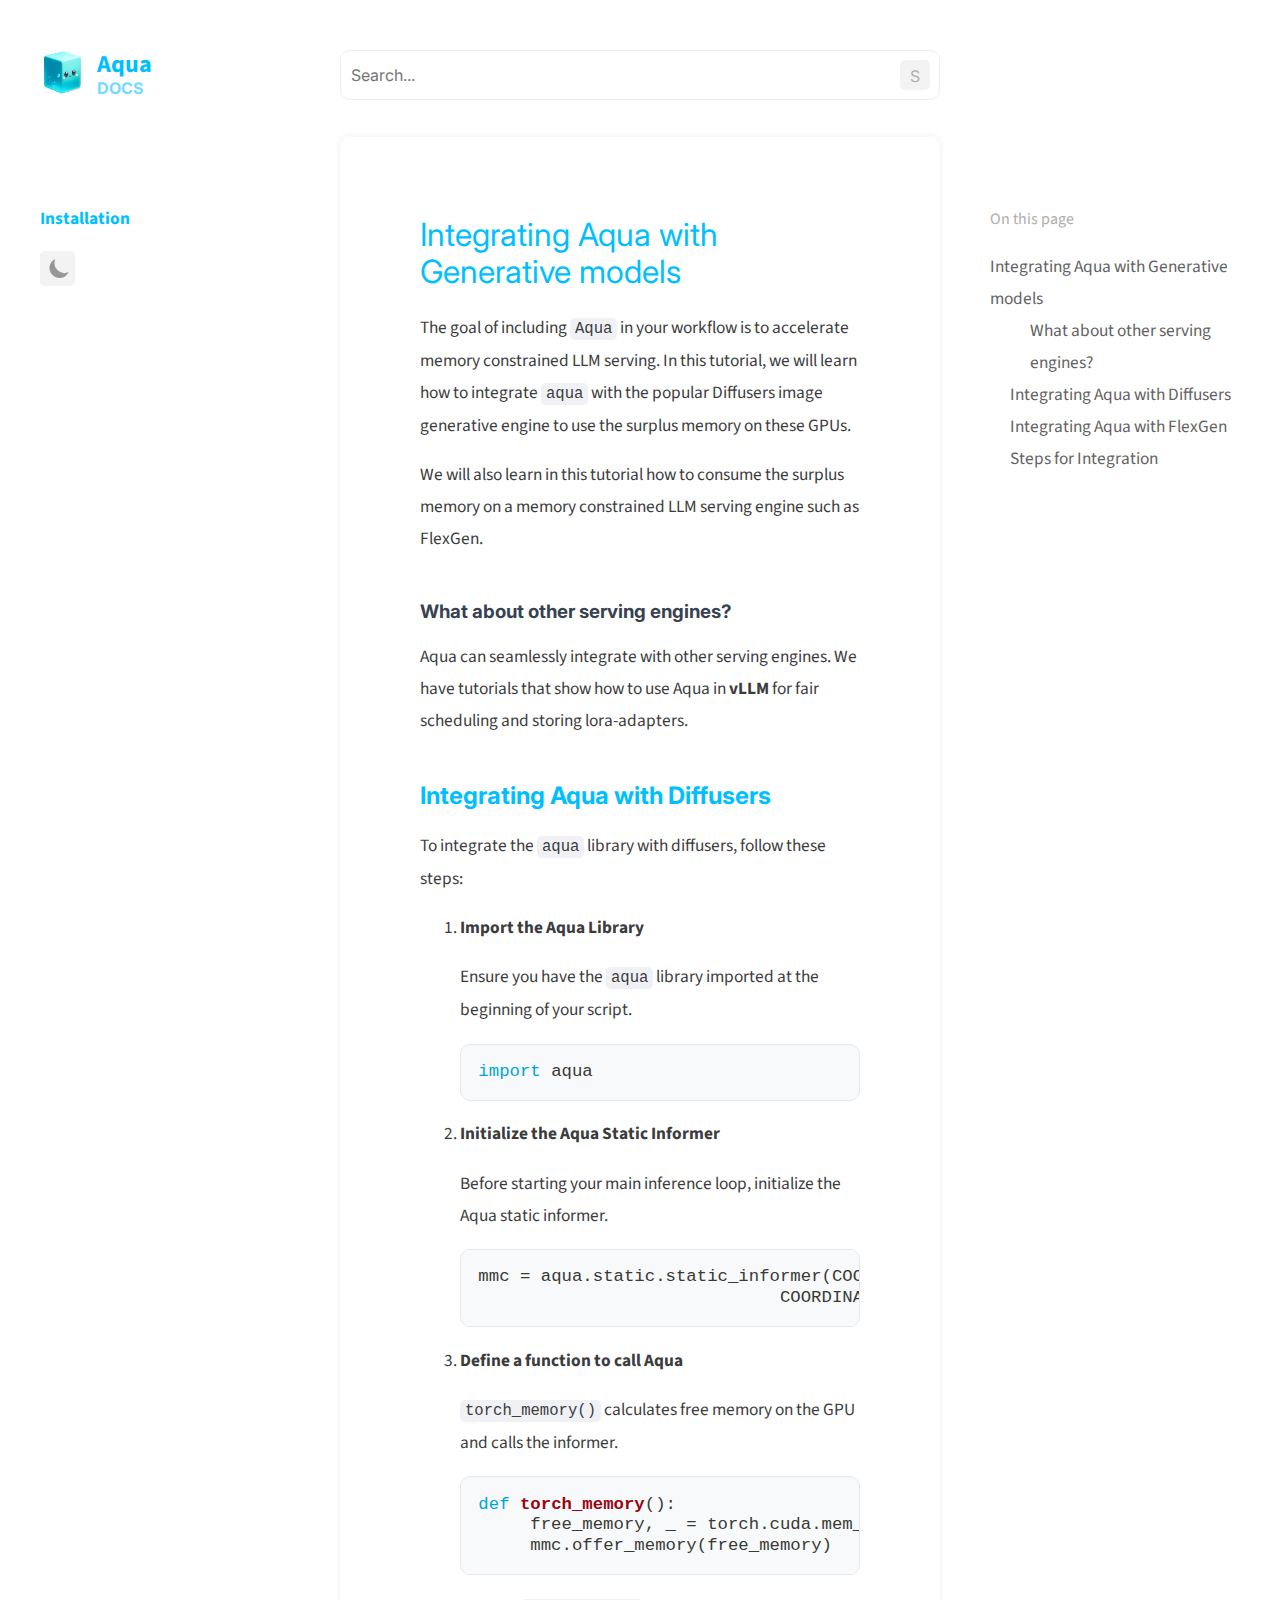
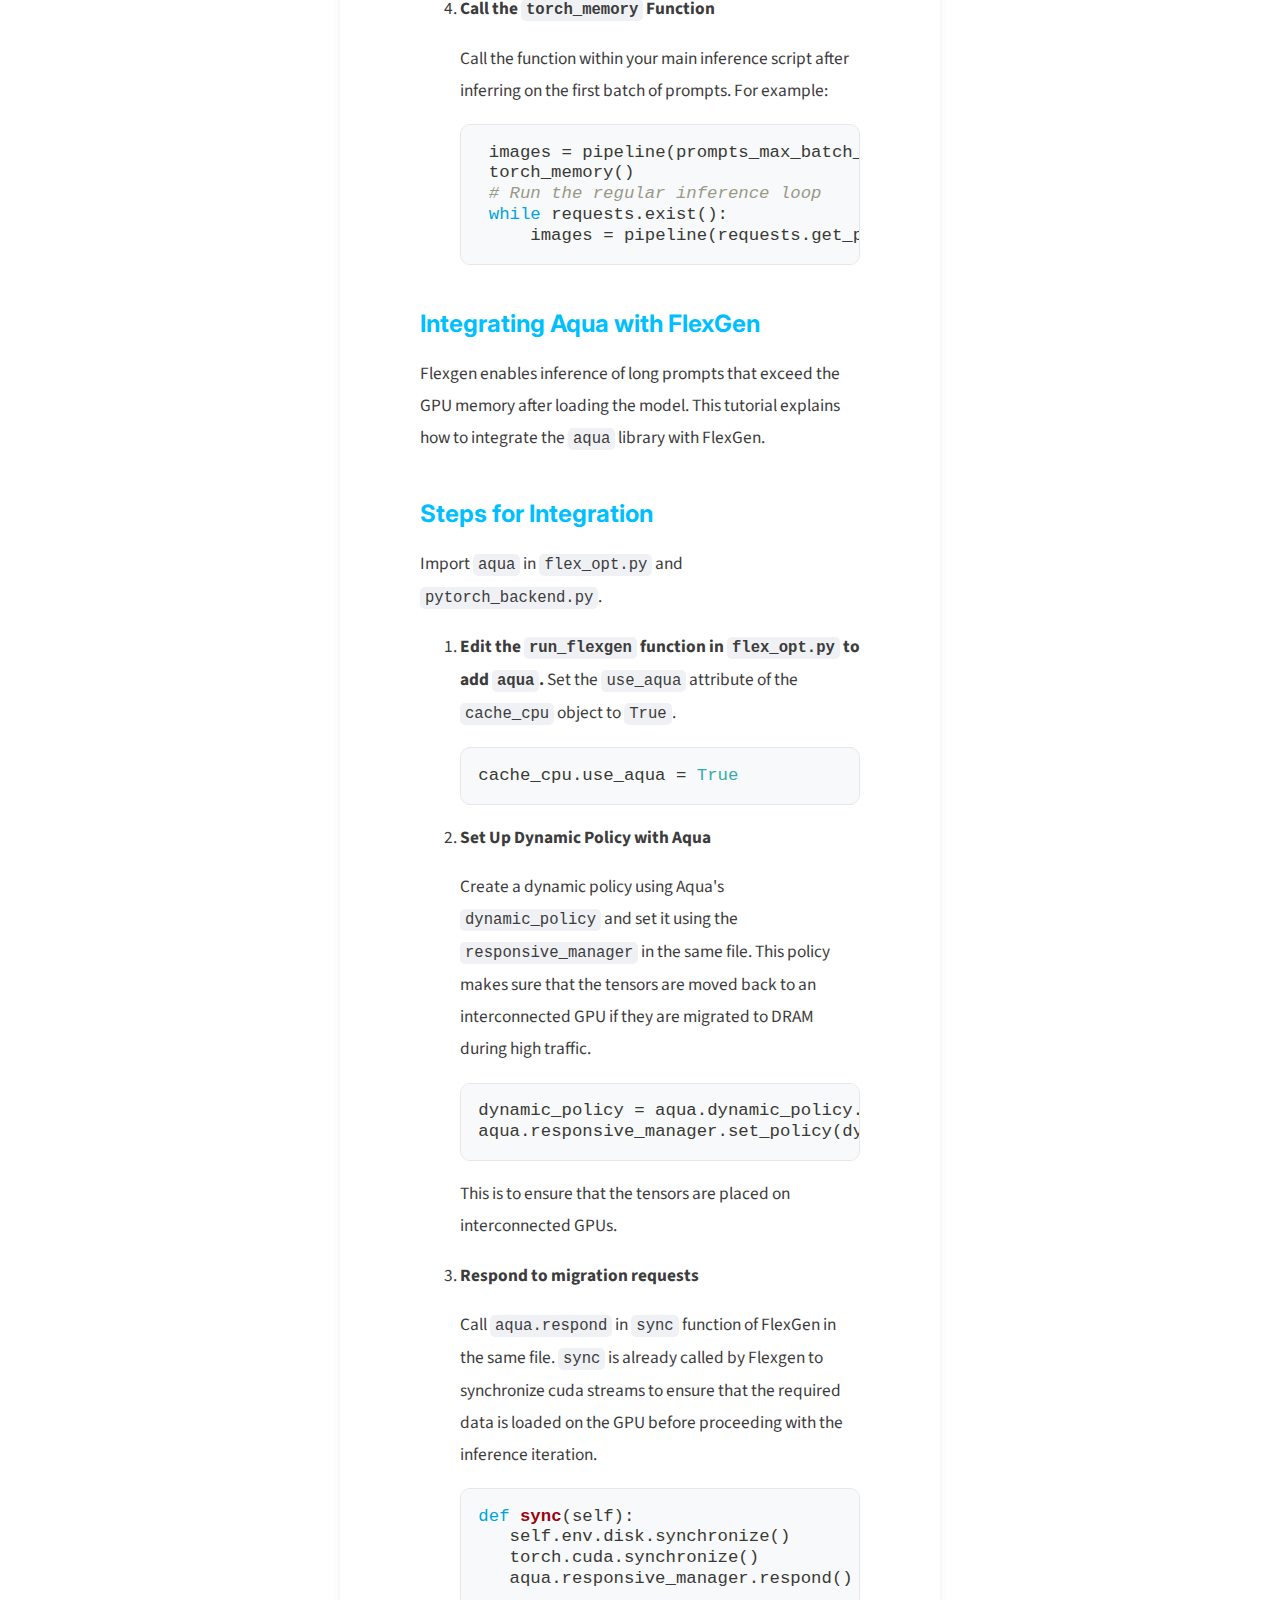
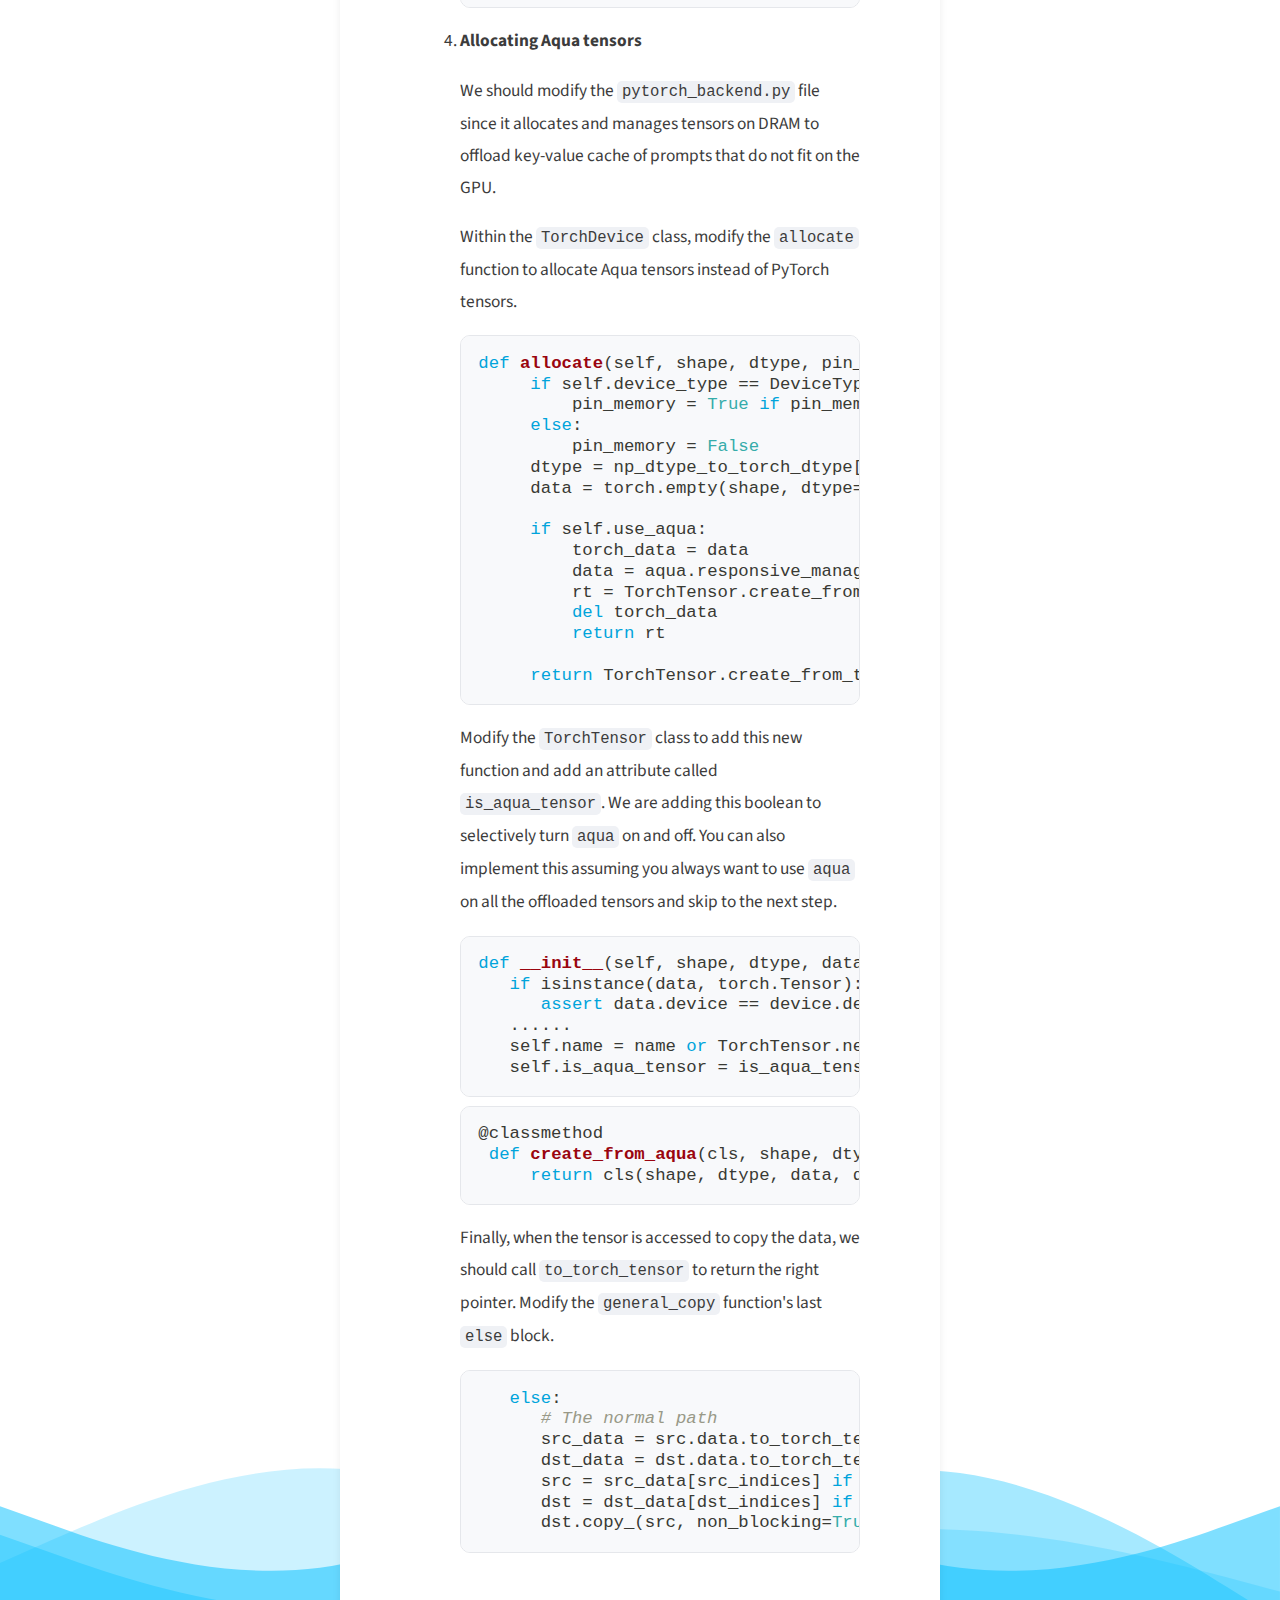
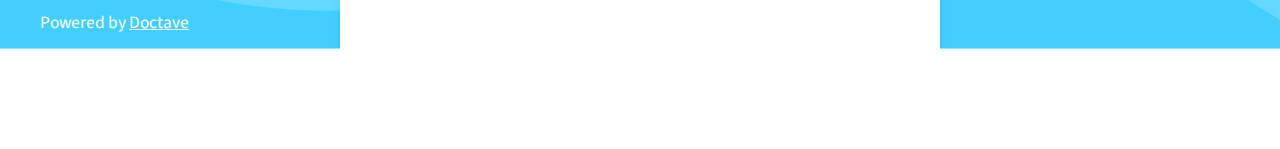
<file: Quickstart.html>
<!doctype html>

<html lang="en">

<head>
    <meta charset="utf-8">

    <title>Quickstart</title>
    <meta name="description" content="Documentation for Aqua">
    <meta name="viewport" content="width=device-width, initial-scale=1">

    <link
        href="https://fonts.googleapis.com/css2?family=Inter:wght@400;600;700&family=Source+Sans+Pro:ital,wght@0,400;0,600;0,700;1,400;1,600;1,700&display=swap"
        rel="stylesheet">

    <link rel="stylesheet" type="text/css" href="/assets/normalize.css?v=1739940517"
        media="screen" />
    <link rel="stylesheet" type="text/css" href="/assets/doctave-style.css?v=1739940517"
        media="screen" />
    <link rel="stylesheet" type="text/css" href="/assets/katex.css?v=1739940517" media="screen" />
    <link rel="stylesheet" type="text/css" href="/assets/prism-ghcolors.css?v=1739940517"
        media="screen" />

    <script>
        var DOCTAVE_TIMESTAMP = "1739940517";
        var BASE_PATH = "/";
        var color = localStorage.getItem('doctave-color')

        if (color === 'dark') {
            document.getElementsByTagName('html')[0].classList.remove('light');
            document.getElementsByTagName('html')[0].classList.add('dark');
        } else {
            document.getElementsByTagName('html')[0].classList.remove('dark');
            document.getElementsByTagName('html')[0].classList.add('light');
        }
    </script>

    
</head>

<body>
    <label for='menu-toggle-switch' class='menu-toggle-button'>
        ☰
    </label>
    <input type="checkbox" id="menu-toggle-switch" value='0' />
    <div class='page'>
        <div class='header'>
            <div class='logo'>
                
                <a href="/">
                    <img src="/assets/logo.png" alt='Aqua logo'></img>
                </a>
                
                <h2 class='project-name'>
                    <a href="/">
                        Aqua
                    </a>
                </h2>
            </div>
            <div class='search'>
                <form id='search-form'>
    <input type='text' id='search-box' autocomplete="off" placeholder="Search..."></input>
    <span class='search-icon'>S</span>
    <ul id='search-results'></ul>
</form>

            </div>
            <div class='header-dummy-right'>
            </div>
        </div>
        <div class='container'>
            <div class='sidebar-left'>
                <nav class='site-nav'>
    <ul>
        
            <li><a href="/Installation">Installation</a></li>
            
        
    </ul>
    <span id='light-dark-mode-switch'>
        <svg xmlns="http://www.w3.org/2000/svg" id="dark-mode-icon" viewBox="0 0 20 20" fill="currentColor">
            <path d="M17.293 13.293A8 8 0 016.707 2.707a8.001 8.001 0 1010.586 10.586z" />
        </svg>

        <svg xmlns="http://www.w3.org/2000/svg" id="light-mode-icon" viewBox="0 0 20 20" fill="currentColor">
            <path fill-rule="evenodd" d="M10 2a1 1 0 011 1v1a1 1 0 11-2 0V3a1 1 0 011-1zm4 8a4 4 0 11-8 0 4 4 0 018 0zm-.464 4.95l.707.707a1 1 0 001.414-1.414l-.707-.707a1 1 0 00-1.414 1.414zm2.12-10.607a1 1 0 010 1.414l-.706.707a1 1 0 11-1.414-1.414l.707-.707a1 1 0 011.414 0zM17 11a1 1 0 100-2h-1a1 1 0 100 2h1zm-7 4a1 1 0 011 1v1a1 1 0 11-2 0v-1a1 1 0 011-1zM5.05 6.464A1 1 0 106.465 5.05l-.708-.707a1 1 0 00-1.414 1.414l.707.707zm1.414 8.486l-.707.707a1 1 0 01-1.414-1.414l.707-.707a1 1 0 011.414 1.414zM4 11a1 1 0 100-2H3a1 1 0 000 2h1z" clip-rule="evenodd" />
        </svg>
    </span>
</nav>

            </div>
            <div class='doctave-content'>
                <h1 id="integrating-aqua-with-generative-models">Integrating Aqua with Generative models</h1>
<p>The goal of including <code>Aqua</code> in your workflow is to accelerate memory constrained LLM serving.
In this tutorial, we will learn how to integrate <code>aqua</code> with the popular Diffusers image generative engine to use the surplus memory on these GPUs.</p>
<p>We will also learn in this tutorial how to consume the surplus memory on a memory constrained LLM serving engine such as FlexGen. </p>
<h3 id="what-about-other-serving-engines?">What about other serving engines?</h3>
<p>Aqua can seamlessly integrate with other serving engines. We have tutorials that show how to use Aqua in <strong>vLLM</strong> for fair scheduling and storing lora-adapters.</p>
<h2 id="integrating-aqua-with-diffusers">Integrating Aqua with Diffusers</h2>
<p>To integrate the <code>aqua</code> library with diffusers, follow these steps:</p>
<ol>
<li>
<p><strong>Import the Aqua Library</strong></p>
<p>Ensure you have the <code>aqua</code> library imported at the beginning of your script.</p>
<pre><code class="language-python">import aqua
</code></pre>
</li>
<li>
<p><strong>Initialize the Aqua Static Informer</strong></p>
<p>Before starting your main inference loop, initialize the Aqua static informer.</p>
<pre><code class="language-python">mmc = aqua.static.static_informer(COORDINATOR_IP, 
                             COORDINATOR_PORT, 0)
</code></pre>
</li>
<li>
<p><strong>Define a function to call Aqua</strong></p>
<p><code>torch_memory()</code> calculates free memory on the GPU and calls the informer.</p>
<pre><code class="language-python">def torch_memory():
     free_memory, _ = torch.cuda.mem_get_info()
     mmc.offer_memory(free_memory)
</code></pre>
</li>
<li>
<p><strong>Call the <code>torch_memory</code> Function</strong></p>
<p>Call the function within your main inference script after inferring on the first batch of prompts.
For example:</p>
<pre><code class="language-python"> images = pipeline(prompts_max_batch_size, generator=generator).images
 torch_memory()
 # Run the regular inference loop
 while requests.exist():
     images = pipeline(requests.get_prompts(batch_size), generator=generator).images
</code></pre>
</li>
</ol>
<h2 id="integrating-aqua-with-flexgen">Integrating Aqua with FlexGen</h2>
<p>Flexgen enables inference of long prompts that exceed the GPU memory after loading the model. This tutorial explains how to integrate the <code>aqua</code> library with FlexGen. </p>
<h2 id="steps-for-integration">Steps for Integration</h2>
<p>Import <code>aqua</code> in <code>flex_opt.py</code> and <code>pytorch_backend.py</code>. </p>
<ol>
<li>
<p><strong>Edit the <code>run_flexgen</code> function in <code>flex_opt.py</code> to add <code>aqua</code>.</strong>
Set the <code>use_aqua</code> attribute of the <code>cache_cpu</code> object to <code>True</code>.</p>
<pre><code class="language-python">cache_cpu.use_aqua = True
</code></pre>
</li>
<li>
<p><strong>Set Up Dynamic Policy with Aqua</strong></p>
<p>Create a dynamic policy using Aqua's <code>dynamic_policy</code> and set it using the <code>responsive_manager</code> in the same file.
This policy makes sure that the tensors are moved back to an interconnected GPU if they are migrated to DRAM during high traffic.</p>
<pre><code class="language-python">dynamic_policy = aqua.dynamic_policy.dynamic_policy(COORDINATOR_IP, COORDINATOR_PORT)
aqua.responsive_manager.set_policy(dynamic_policy)
</code></pre>
<p>This is to ensure that the tensors are placed on interconnected GPUs.</p>
</li>
<li>
<p><strong>Respond to migration requests</strong></p>
<p>Call <code>aqua.respond</code> in <code>sync</code> function of FlexGen in the same file. <code>sync</code> is already called by Flexgen to synchronize cuda streams to ensure that the required data is loaded on the GPU before proceeding with the inference iteration.</p>
<pre><code class="language-python">def sync(self):
   self.env.disk.synchronize()
   torch.cuda.synchronize()
   aqua.responsive_manager.respond()
</code></pre>
</li>
<li>
<p><strong>Allocating Aqua tensors</strong></p>
<p>We should modify the <code>pytorch_backend.py</code> file since it allocates and manages tensors on DRAM to offload key-value cache of prompts that do not fit on the GPU.</p>
<p>Within the <code>TorchDevice</code> class, modify the <code>allocate</code> function to allocate Aqua tensors instead of PyTorch tensors.</p>
<pre><code class="language-python">def allocate(self, shape, dtype, pin_memory=None, name=None):
     if self.device_type == DeviceType.CPU:
         pin_memory = True if pin_memory is None else pin_memory
     else:
         pin_memory = False
     dtype = np_dtype_to_torch_dtype[dtype]
     data = torch.empty(shape, dtype=dtype, pin_memory=pin_memory, device=self.dev)
     
     if self.use_aqua:
         torch_data = data
         data = aqua.responsive_manager.to_responsive_tensor(torch_data)
         rt = TorchTensor.create_from_aqua(torch_data.shape, torch_data.dtype, data, self, name=name)
         del torch_data
         return rt
     
     return TorchTensor.create_from_torch(data, self, name=name, is_aqua_tensor=self.use_aqua)
</code></pre>
<p>Modify the <code>TorchTensor</code> class to add this new function and add an attribute called <code>is_aqua_tensor</code>. We are adding this boolean to 
selectively turn <code>aqua</code> on and off. You can also implement this assuming you always want to use <code>aqua</code> on all the offloaded tensors and skip to the next step.</p>
<pre><code class="language-python">def __init__(self, shape, dtype, data, device, name=None, is_aqua_tensor=False):
   if isinstance(data, torch.Tensor):
      assert data.device == device.dev
   ......
   self.name = name or TorchTensor.next_name()
   self.is_aqua_tensor = is_aqua_tensor
</code></pre>
<pre><code class="language-python">@classmethod
 def create_from_aqua(cls, shape, dtype, data, device, name=None):
     return cls(shape, dtype, data, device, name=name, is_aqua_tensor=True)
</code></pre>
<p>Finally, when the tensor is accessed to copy the data, we should call <code>to_torch_tensor</code> to return the right pointer. Modify the <code>general_copy</code> function's last <code>else</code> block.</p>
<pre><code class="language-python">   else:
      # The normal path
      src_data = src.data.to_torch_tensor() if src.is_aqua_tensor else src.data
      dst_data = dst.data.to_torch_tensor() if dst.is_aqua_tensor else dst.data
      src = src_data[src_indices] if src_indices else src_data
      dst = dst_data[dst_indices] if dst_indices else dst_data
      dst.copy_(src, non_blocking=True)
</code></pre>
</li>
</ol>

            </div>
            <div class='sidebar-right'>
                <div class='page-nav' id='page-nav'>
                    <p class='page-nav-header'>On this page</p>
                    <ul>
                        
                        <li class='page-nav-level-1'>
                            <a href='#integrating-aqua-with-generative-models'>Integrating Aqua with Generative models</a>
                        </li>
                        
                        <li class='page-nav-level-3'>
                            <a href='#what-about-other-serving-engines?'>What about other serving engines?</a>
                        </li>
                        
                        <li class='page-nav-level-2'>
                            <a href='#integrating-aqua-with-diffusers'>Integrating Aqua with Diffusers</a>
                        </li>
                        
                        <li class='page-nav-level-2'>
                            <a href='#integrating-aqua-with-flexgen'>Integrating Aqua with FlexGen</a>
                        </li>
                        
                        <li class='page-nav-level-2'>
                            <a href='#steps-for-integration'>Steps for Integration</a>
                        </li>
                        
                    </ul>
                </div>
            </div>
            <div class='wave-container'>
                <svg xmlns="http://www.w3.org/2000/svg" viewBox="0 0 1440 320">
                    <path fill-opacity="0.35"
                        d="M0,192L60,213.3C120,235,240,277,360,277.3C480,277,600,235,720,192C840,149,960,107,1080,122.7C1200,139,1320,213,1380,250.7L1440,288L1440,320L1380,320C1320,320,1200,320,1080,320C960,320,840,320,720,320C600,320,480,320,360,320C240,320,120,320,60,320L0,320Z">
                    </path>
                    <path fill-opacity="0.5"
                        d="M0,160L60,181.3C120,203,240,245,360,229.3C480,213,600,139,720,138.7C840,139,960,213,1080,229.3C1200,245,1320,203,1380,181.3L1440,160L1440,320L1380,320C1320,320,1200,320,1080,320C960,320,840,320,720,320C600,320,480,320,360,320C240,320,120,320,60,320L0,320Z">
                    </path>
                    <path fill-opacity="0.2"
                        d="M0,224L60,197.3C120,171,240,117,360,117.3C480,117,600,171,720,186.7C840,203,960,181,1080,186.7C1200,192,1320,224,1380,240L1440,256L1440,320L1380,320C1320,320,1200,320,1080,320C960,320,840,320,720,320C600,320,480,320,360,320C240,320,120,320,60,320L0,320Z">
                    </path>
                </svg>
                <p>Powered by <a href='https://cli.doctave.com' target='_blank'>Doctave</a></p>
            </div>
        </div>
    </div>
    <script type="text/javascript" src="/assets/katex.js?v=1739940517"></script>
    <script type="text/javascript" src="/assets/mermaid.js?v=1739940517"></script>
    <script type="text/javascript" src="/assets/elasticlunr.js?v=1739940517"></script>
    <script type="text/javascript" src="/assets/prism.js?v=1739940517"></script>
    <script type="text/javascript" src="/assets/doctave-app.js?v=1739940517"></script>

    
    <script type='text/javascript' src="/assets/livereload.js?port=35729" async="" defer=""></script>

    <script>
        // Don't reset scrolling on livereload
        window.addEventListener('scroll', function () {
            localStorage.setItem('doctave-scrollPosition', window.scrollY);

            dragRightMenu();
        }, false);

        window.addEventListener('load', function () {
            if (localStorage.getItem('doctave-scrollPosition') !== null)
                window.scrollTo(0, localStorage.getItem('doctave-scrollPosition'));

            document.getElementById('menu-toggle-switch').addEventListener('change', function (e) {
                disableScrollifMenuOpen();
            });
        }, false);
    </script>
    
</body>

</html>
</file>
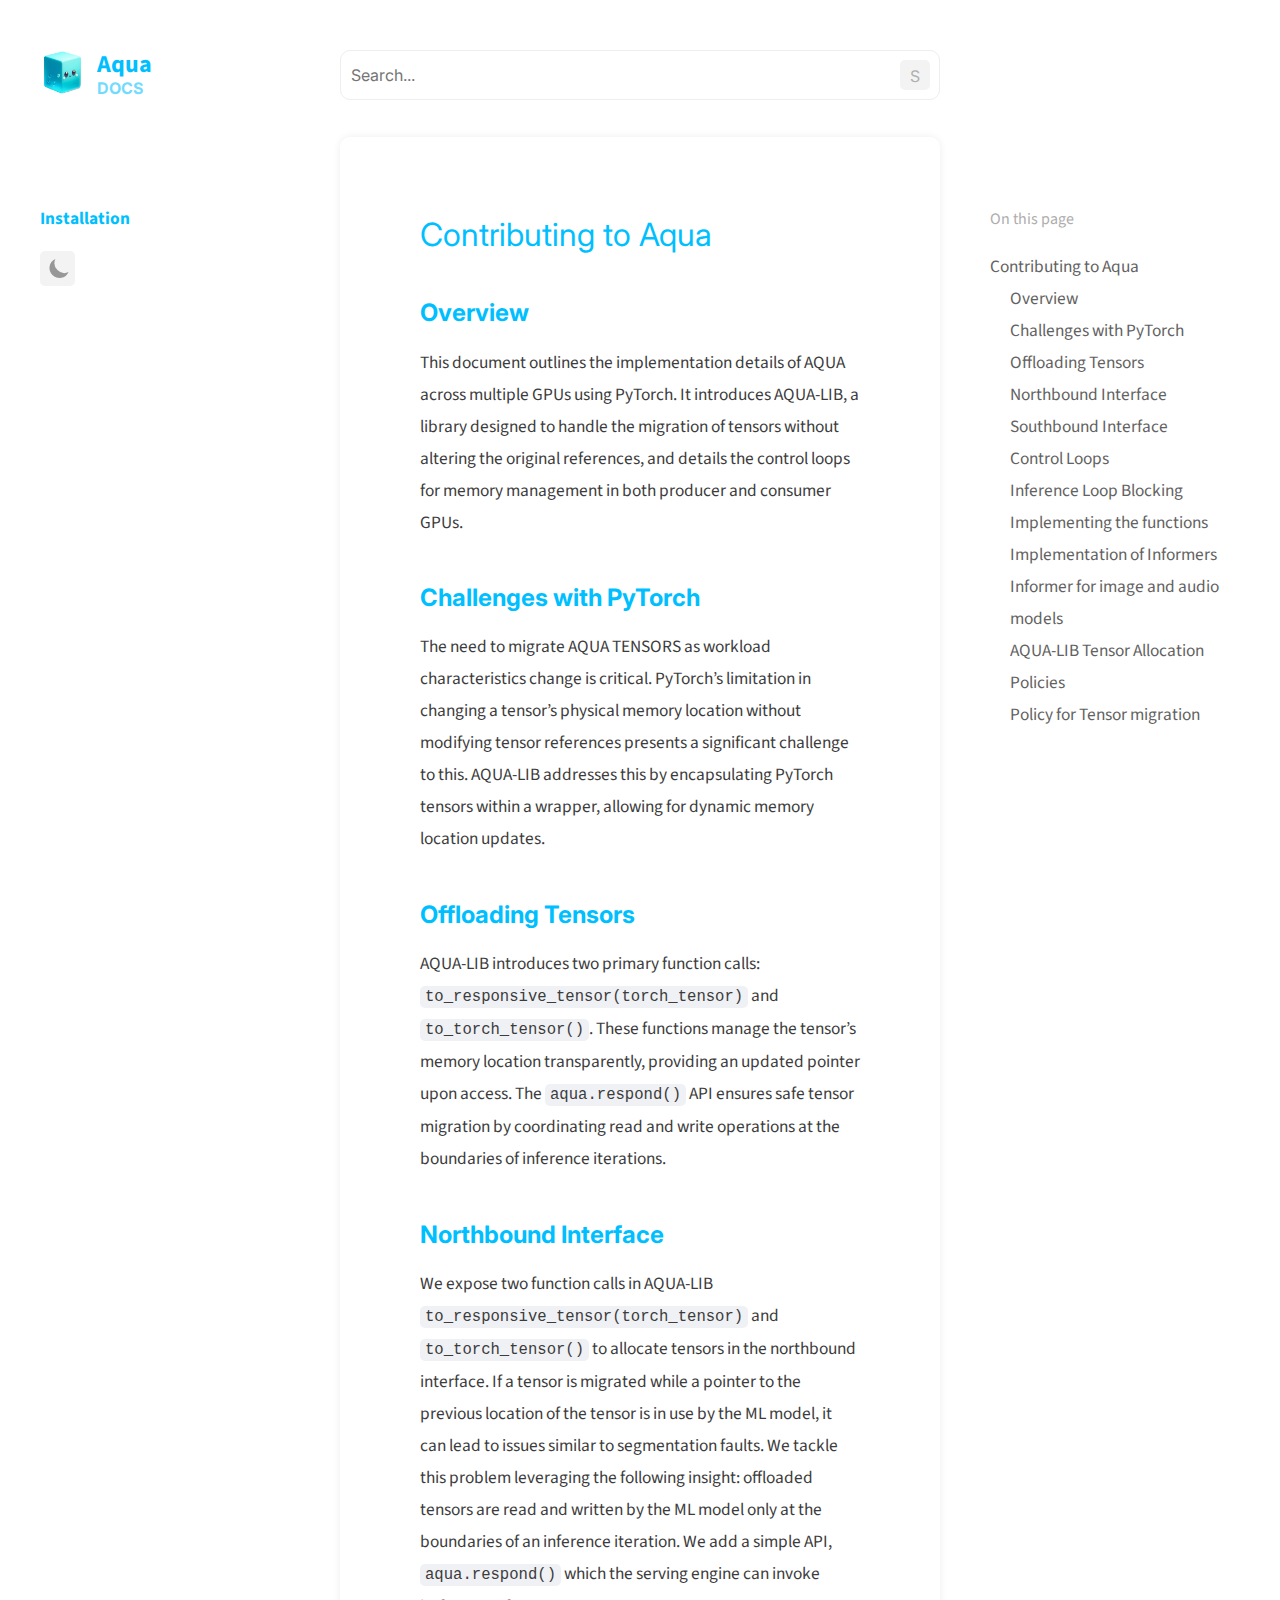
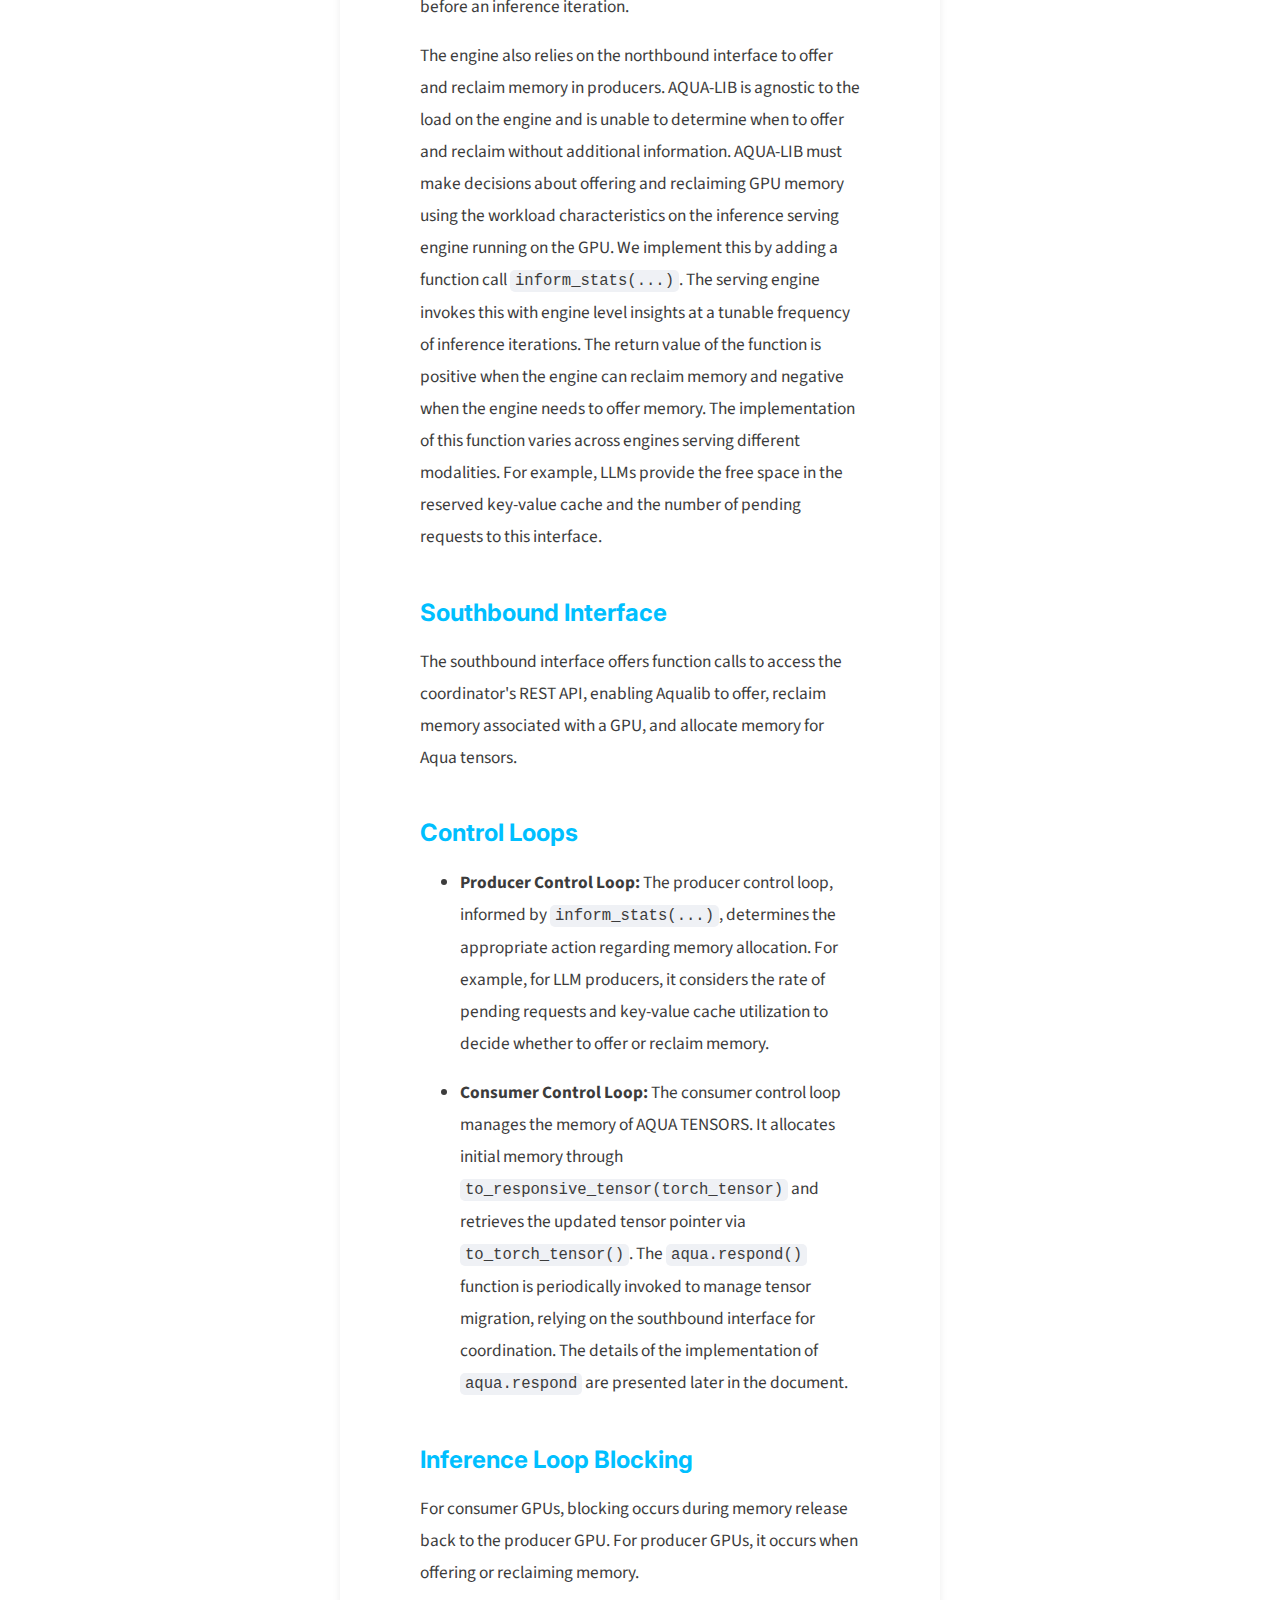
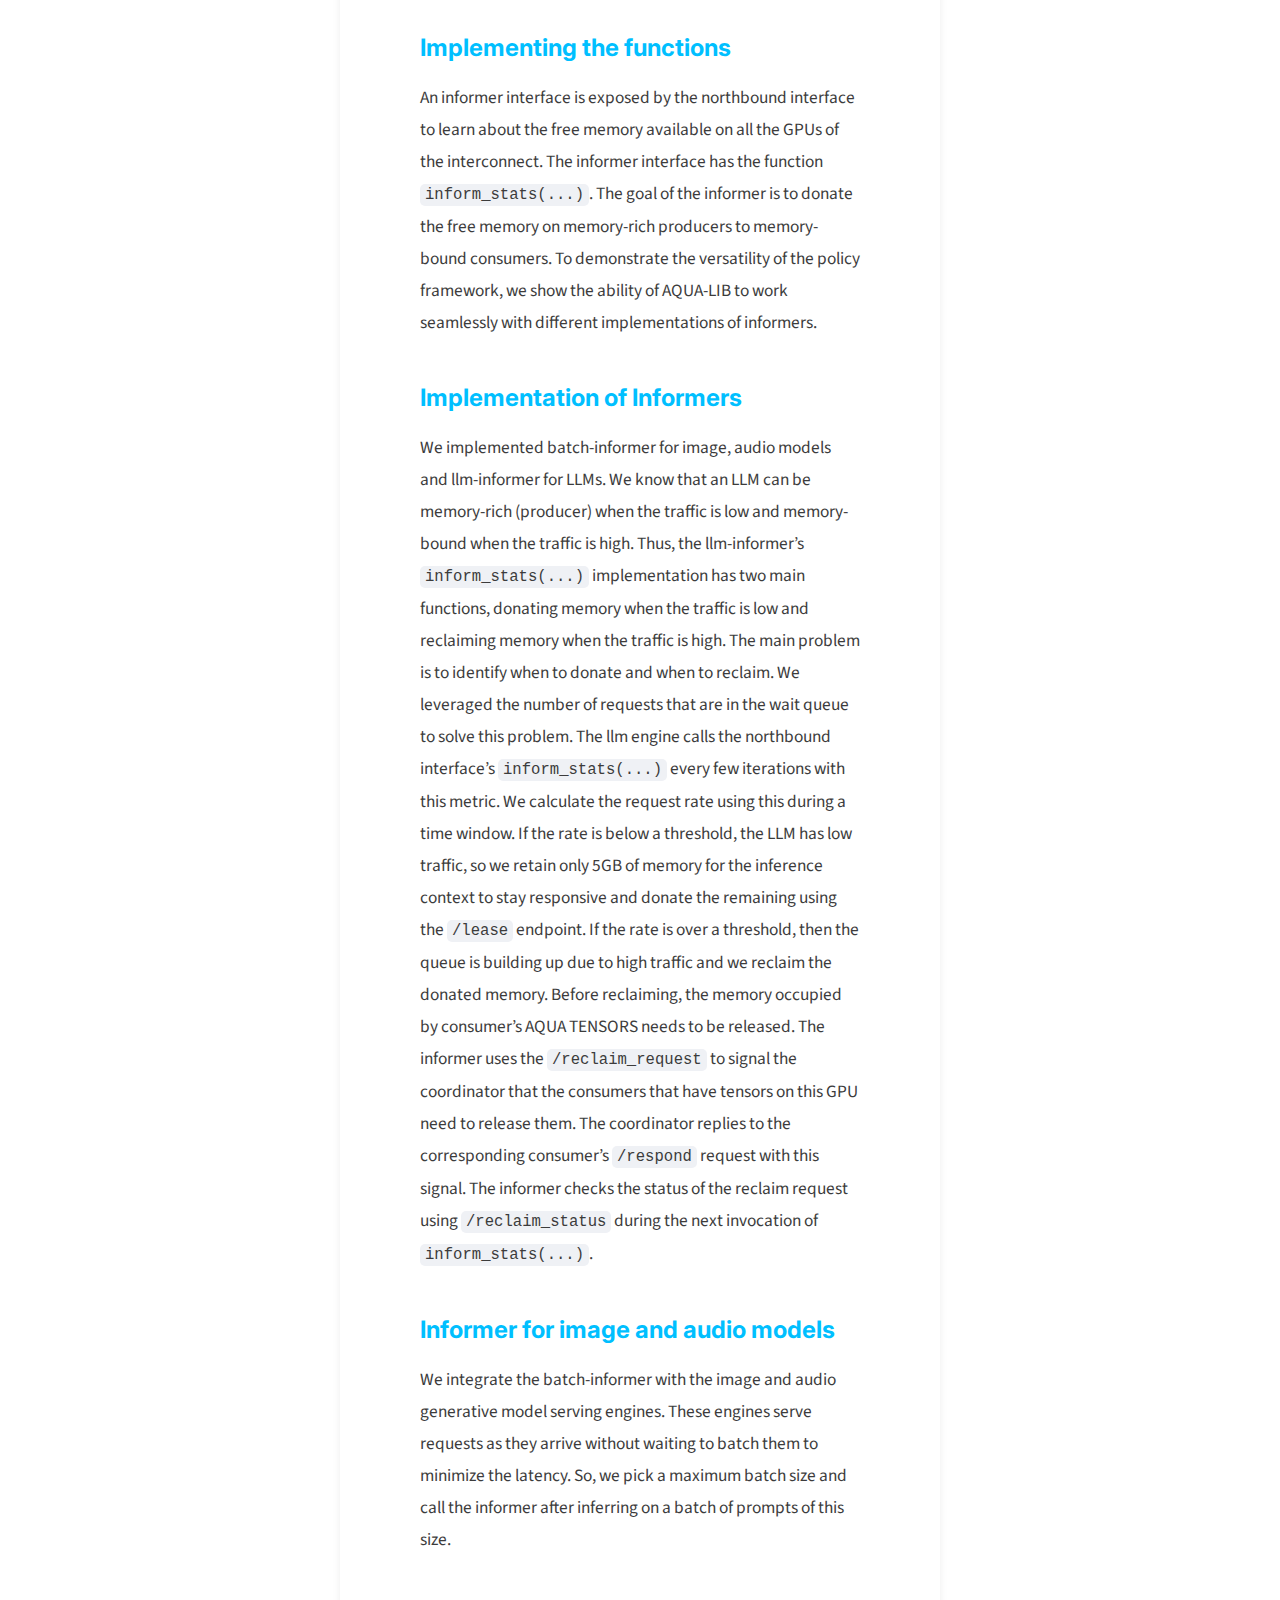
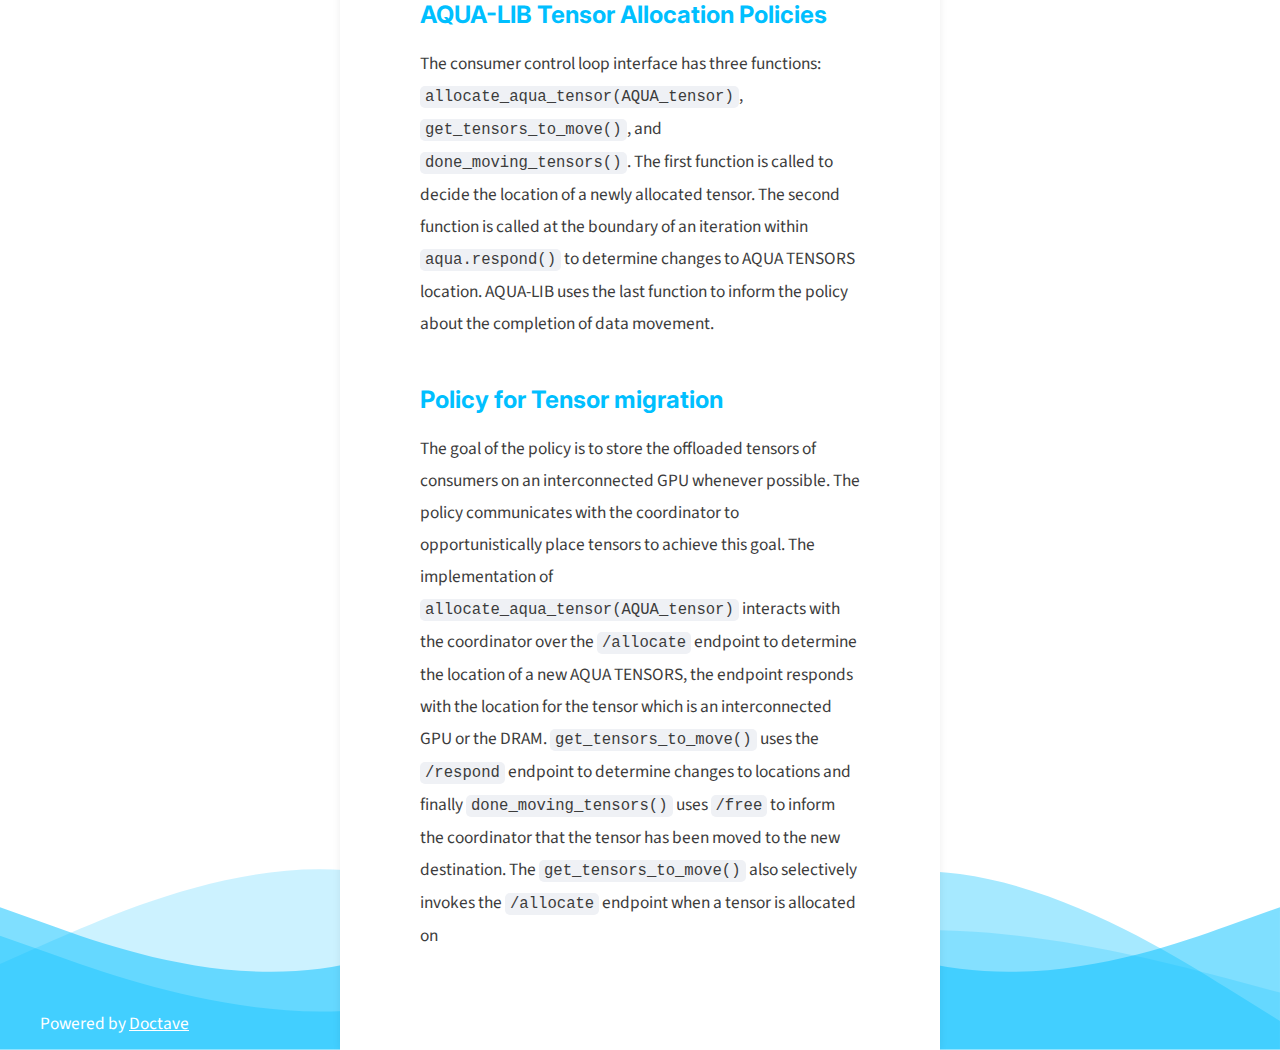
<file: contributing/Implementation.html>
<!doctype html>

<html lang="en">

<head>
    <meta charset="utf-8">

    <title>Implementation and contributing</title>
    <meta name="description" content="Documentation for Aqua">
    <meta name="viewport" content="width=device-width, initial-scale=1">

    <link
        href="https://fonts.googleapis.com/css2?family=Inter:wght@400;600;700&family=Source+Sans+Pro:ital,wght@0,400;0,600;0,700;1,400;1,600;1,700&display=swap"
        rel="stylesheet">

    <link rel="stylesheet" type="text/css" href="/assets/normalize.css?v=1739940517"
        media="screen" />
    <link rel="stylesheet" type="text/css" href="/assets/doctave-style.css?v=1739940517"
        media="screen" />
    <link rel="stylesheet" type="text/css" href="/assets/katex.css?v=1739940517" media="screen" />
    <link rel="stylesheet" type="text/css" href="/assets/prism-ghcolors.css?v=1739940517"
        media="screen" />

    <script>
        var DOCTAVE_TIMESTAMP = "1739940517";
        var BASE_PATH = "/";
        var color = localStorage.getItem('doctave-color')

        if (color === 'dark') {
            document.getElementsByTagName('html')[0].classList.remove('light');
            document.getElementsByTagName('html')[0].classList.add('dark');
        } else {
            document.getElementsByTagName('html')[0].classList.remove('dark');
            document.getElementsByTagName('html')[0].classList.add('light');
        }
    </script>

    
</head>

<body>
    <label for='menu-toggle-switch' class='menu-toggle-button'>
        ☰
    </label>
    <input type="checkbox" id="menu-toggle-switch" value='0' />
    <div class='page'>
        <div class='header'>
            <div class='logo'>
                
                <a href="/">
                    <img src="/assets/logo.png" alt='Aqua logo'></img>
                </a>
                
                <h2 class='project-name'>
                    <a href="/">
                        Aqua
                    </a>
                </h2>
            </div>
            <div class='search'>
                <form id='search-form'>
    <input type='text' id='search-box' autocomplete="off" placeholder="Search..."></input>
    <span class='search-icon'>S</span>
    <ul id='search-results'></ul>
</form>

            </div>
            <div class='header-dummy-right'>
            </div>
        </div>
        <div class='container'>
            <div class='sidebar-left'>
                <nav class='site-nav'>
    <ul>
        
            <li><a href="/Installation">Installation</a></li>
            
        
    </ul>
    <span id='light-dark-mode-switch'>
        <svg xmlns="http://www.w3.org/2000/svg" id="dark-mode-icon" viewBox="0 0 20 20" fill="currentColor">
            <path d="M17.293 13.293A8 8 0 016.707 2.707a8.001 8.001 0 1010.586 10.586z" />
        </svg>

        <svg xmlns="http://www.w3.org/2000/svg" id="light-mode-icon" viewBox="0 0 20 20" fill="currentColor">
            <path fill-rule="evenodd" d="M10 2a1 1 0 011 1v1a1 1 0 11-2 0V3a1 1 0 011-1zm4 8a4 4 0 11-8 0 4 4 0 018 0zm-.464 4.95l.707.707a1 1 0 001.414-1.414l-.707-.707a1 1 0 00-1.414 1.414zm2.12-10.607a1 1 0 010 1.414l-.706.707a1 1 0 11-1.414-1.414l.707-.707a1 1 0 011.414 0zM17 11a1 1 0 100-2h-1a1 1 0 100 2h1zm-7 4a1 1 0 011 1v1a1 1 0 11-2 0v-1a1 1 0 011-1zM5.05 6.464A1 1 0 106.465 5.05l-.708-.707a1 1 0 00-1.414 1.414l.707.707zm1.414 8.486l-.707.707a1 1 0 01-1.414-1.414l.707-.707a1 1 0 011.414 1.414zM4 11a1 1 0 100-2H3a1 1 0 000 2h1z" clip-rule="evenodd" />
        </svg>
    </span>
</nav>

            </div>
            <div class='doctave-content'>
                <h1 id="contributing-to-aqua">Contributing to Aqua</h1>
<h2 id="overview">Overview</h2>
<p>This document outlines the implementation details of AQUA across multiple GPUs using PyTorch. It introduces AQUA-LIB, a library designed to handle the migration of tensors without altering the original references, and details the control loops for memory management in both producer and consumer GPUs.</p>
<h2 id="challenges-with-pytorch">Challenges with PyTorch</h2>
<p>The need to migrate AQUA TENSORS as workload characteristics change is critical. PyTorch’s limitation in changing a tensor’s physical memory location without modifying tensor references presents a significant challenge to this. AQUA-LIB addresses this by encapsulating PyTorch tensors within a wrapper, allowing for dynamic memory location updates.</p>
<h2 id="offloading-tensors">Offloading Tensors</h2>
<p>AQUA-LIB introduces two primary function calls: <code>to_responsive_tensor(torch_tensor)</code> and <code>to_torch_tensor()</code>. These functions manage the tensor’s memory location transparently, providing an updated pointer upon access. The <code>aqua.respond()</code> API ensures safe tensor migration by coordinating read and write operations at the boundaries of inference iterations.</p>
<h2 id="northbound-interface">Northbound Interface</h2>
<p>We expose two function calls in AQUA-LIB <code>to_responsive_tensor(torch_tensor)</code> and <code>to_torch_tensor()</code> to allocate tensors in the northbound interface. If a tensor is migrated while a pointer to the previous location of the tensor is in use by the ML model, it can lead to issues similar to segmentation faults. We tackle this problem leveraging the following insight: offloaded tensors are read and written by the ML model only at the boundaries of an inference iteration. We add a simple API, <code>aqua.respond()</code> which the serving engine can invoke before an inference iteration.</p>
<p>The engine also relies on the northbound interface to offer and reclaim memory in producers. AQUA-LIB is agnostic to the load on the engine and is unable to determine when to offer and reclaim without additional information. AQUA-LIB must make decisions about offering and reclaiming GPU memory using the workload characteristics on the inference serving engine running on the GPU. We implement this by adding a function call <code>inform_stats(...)</code>. The serving engine invokes this with engine level insights at a tunable frequency of inference iterations. The return value of the function is positive when the engine can reclaim memory and negative when the engine needs to offer memory. The implementation of this function varies across engines serving different modalities. For example, LLMs provide the free space in the reserved key-value cache and the number of pending requests to this interface.</p>
<h2 id="southbound-interface">Southbound Interface</h2>
<p>The southbound interface offers function calls to access the coordinator's REST API, enabling Aqualib to offer, reclaim memory associated with a GPU, and allocate memory for Aqua tensors.</p>
<h2 id="control-loops">Control Loops</h2>
<ul>
<li>
<p><strong>Producer Control Loop:</strong> The producer control loop, informed by <code>inform_stats(...)</code>, determines the appropriate action regarding memory allocation. For example, for LLM producers, it considers the rate of pending requests and key-value cache utilization to decide whether to offer or reclaim memory.</p>
</li>
<li>
<p><strong>Consumer Control Loop:</strong> The consumer control loop manages the memory of AQUA TENSORS. It allocates initial memory through <code>to_responsive_tensor(torch_tensor)</code> and retrieves the updated tensor pointer via <code>to_torch_tensor()</code>. The <code>aqua.respond()</code> function is periodically invoked to manage tensor migration, relying on the southbound interface for coordination. The details of the implementation of <code>aqua.respond</code> are presented later in the document.</p>
</li>
</ul>
<h2 id="inference-loop-blocking">Inference Loop Blocking</h2>
<p>For consumer GPUs, blocking occurs during memory release back to the producer GPU. For producer GPUs, it occurs when offering or reclaiming memory.</p>
<h2 id="implementing-the-functions">Implementing the functions</h2>
<p>An informer interface is exposed by the northbound interface to learn about the free memory available on all the GPUs of the interconnect. The informer interface has the function <code>inform_stats(...)</code>. The goal of the informer is to donate the free memory on memory-rich producers to memory-bound consumers. To demonstrate the versatility of the policy framework, we show the ability of AQUA-LIB to work seamlessly with different implementations of informers.</p>
<h2 id="implementation-of-informers">Implementation of Informers</h2>
<p>We implemented batch-informer for image, audio models and llm-informer for LLMs. We know that an LLM can be memory-rich (producer) when the traffic is low and memory-bound when the traffic is high. Thus, the llm-informer’s <code>inform_stats(...)</code> implementation has two main functions, donating memory when the traffic is low and reclaiming memory when the traffic is high. The main problem is to identify when to donate and when to reclaim. We leveraged the number of requests that are in the wait queue to solve this problem. The llm engine calls the northbound interface’s <code>inform_stats(...)</code> every few iterations with this metric. We calculate the request rate using this during a time window. If the rate is below a threshold, the LLM has low traffic, so we retain only 5GB of memory for the inference context to stay responsive and donate the remaining using the <code>/lease</code> endpoint. If the rate is over a threshold, then the queue is building up due to high traffic and we reclaim the donated memory. Before reclaiming, the memory occupied by consumer’s AQUA TENSORS needs to be released. The informer uses the <code>/reclaim_request</code> to signal the coordinator that the consumers that have tensors on this GPU need to release them. The coordinator replies to the corresponding consumer’s <code>/respond</code> request with this signal. The informer checks the status of the reclaim request using <code>/reclaim_status</code> during the next invocation of <code>inform_stats(...)</code>.</p>
<h2 id="informer-for-image-and-audio-models">Informer for image and audio models</h2>
<p>We integrate the batch-informer with the image and audio generative model serving engines. These engines serve requests as they arrive without waiting to batch them to minimize the latency. So, we pick a maximum batch size and call the informer after inferring on a batch of prompts of this size. </p>
<h2 id="aqua-lib-tensor-allocation-policies">AQUA-LIB Tensor Allocation Policies</h2>
<p>The consumer control loop interface has three functions: <code>allocate_aqua_tensor(AQUA_tensor)</code>, <code>get_tensors_to_move()</code>, and <code>done_moving_tensors()</code>. The first function is called to decide the location of a newly allocated tensor. The second function is called at the boundary of an iteration within <code>aqua.respond()</code> to determine changes to AQUA TENSORS location. AQUA-LIB uses the last function to inform the policy about the completion of data movement.</p>
<h2 id="policy-for-tensor-migration">Policy for Tensor migration</h2>
<p>The goal of the policy is to store the offloaded tensors of consumers on an interconnected GPU whenever possible. The policy communicates with the coordinator to opportunistically place tensors to achieve this goal. The implementation of <code>allocate_aqua_tensor(AQUA_tensor)</code> interacts with the coordinator over the <code>/allocate</code> endpoint to determine the location of a new AQUA TENSORS, the endpoint responds with the location for the tensor which is an interconnected GPU or the DRAM. <code>get_tensors_to_move()</code> uses the <code>/respond</code> endpoint to determine changes to locations and finally <code>done_moving_tensors()</code> uses <code>/free</code> to inform the coordinator that the tensor has been moved to the new destination. The <code>get_tensors_to_move()</code> also selectively invokes the <code>/allocate</code> endpoint when a tensor is allocated on</p>

            </div>
            <div class='sidebar-right'>
                <div class='page-nav' id='page-nav'>
                    <p class='page-nav-header'>On this page</p>
                    <ul>
                        
                        <li class='page-nav-level-1'>
                            <a href='#contributing-to-aqua'>Contributing to Aqua</a>
                        </li>
                        
                        <li class='page-nav-level-2'>
                            <a href='#overview'>Overview</a>
                        </li>
                        
                        <li class='page-nav-level-2'>
                            <a href='#challenges-with-pytorch'>Challenges with PyTorch</a>
                        </li>
                        
                        <li class='page-nav-level-2'>
                            <a href='#offloading-tensors'>Offloading Tensors</a>
                        </li>
                        
                        <li class='page-nav-level-2'>
                            <a href='#northbound-interface'>Northbound Interface</a>
                        </li>
                        
                        <li class='page-nav-level-2'>
                            <a href='#southbound-interface'>Southbound Interface</a>
                        </li>
                        
                        <li class='page-nav-level-2'>
                            <a href='#control-loops'>Control Loops</a>
                        </li>
                        
                        <li class='page-nav-level-2'>
                            <a href='#inference-loop-blocking'>Inference Loop Blocking</a>
                        </li>
                        
                        <li class='page-nav-level-2'>
                            <a href='#implementing-the-functions'>Implementing the functions</a>
                        </li>
                        
                        <li class='page-nav-level-2'>
                            <a href='#implementation-of-informers'>Implementation of Informers</a>
                        </li>
                        
                        <li class='page-nav-level-2'>
                            <a href='#informer-for-image-and-audio-models'>Informer for image and audio models</a>
                        </li>
                        
                        <li class='page-nav-level-2'>
                            <a href='#aqua-lib-tensor-allocation-policies'>AQUA-LIB Tensor Allocation Policies</a>
                        </li>
                        
                        <li class='page-nav-level-2'>
                            <a href='#policy-for-tensor-migration'>Policy for Tensor migration</a>
                        </li>
                        
                    </ul>
                </div>
            </div>
            <div class='wave-container'>
                <svg xmlns="http://www.w3.org/2000/svg" viewBox="0 0 1440 320">
                    <path fill-opacity="0.35"
                        d="M0,192L60,213.3C120,235,240,277,360,277.3C480,277,600,235,720,192C840,149,960,107,1080,122.7C1200,139,1320,213,1380,250.7L1440,288L1440,320L1380,320C1320,320,1200,320,1080,320C960,320,840,320,720,320C600,320,480,320,360,320C240,320,120,320,60,320L0,320Z">
                    </path>
                    <path fill-opacity="0.5"
                        d="M0,160L60,181.3C120,203,240,245,360,229.3C480,213,600,139,720,138.7C840,139,960,213,1080,229.3C1200,245,1320,203,1380,181.3L1440,160L1440,320L1380,320C1320,320,1200,320,1080,320C960,320,840,320,720,320C600,320,480,320,360,320C240,320,120,320,60,320L0,320Z">
                    </path>
                    <path fill-opacity="0.2"
                        d="M0,224L60,197.3C120,171,240,117,360,117.3C480,117,600,171,720,186.7C840,203,960,181,1080,186.7C1200,192,1320,224,1380,240L1440,256L1440,320L1380,320C1320,320,1200,320,1080,320C960,320,840,320,720,320C600,320,480,320,360,320C240,320,120,320,60,320L0,320Z">
                    </path>
                </svg>
                <p>Powered by <a href='https://cli.doctave.com' target='_blank'>Doctave</a></p>
            </div>
        </div>
    </div>
    <script type="text/javascript" src="/assets/katex.js?v=1739940517"></script>
    <script type="text/javascript" src="/assets/mermaid.js?v=1739940517"></script>
    <script type="text/javascript" src="/assets/elasticlunr.js?v=1739940517"></script>
    <script type="text/javascript" src="/assets/prism.js?v=1739940517"></script>
    <script type="text/javascript" src="/assets/doctave-app.js?v=1739940517"></script>

    
    <script type='text/javascript' src="/assets/livereload.js?port=35729" async="" defer=""></script>

    <script>
        // Don't reset scrolling on livereload
        window.addEventListener('scroll', function () {
            localStorage.setItem('doctave-scrollPosition', window.scrollY);

            dragRightMenu();
        }, false);

        window.addEventListener('load', function () {
            if (localStorage.getItem('doctave-scrollPosition') !== null)
                window.scrollTo(0, localStorage.getItem('doctave-scrollPosition'));

            document.getElementById('menu-toggle-switch').addEventListener('change', function (e) {
                disableScrollifMenuOpen();
            });
        }, false);
    </script>
    
</body>

</html>
</file>
<file: assets/doctave-style.css>
/* Base ---------------------------------------------------------------- */
body {
    font-family: 'Source Sans Pro', sans-serif;
    min-height: 100vh;
    height: 100%;
    max-width: 100%;
}

h1,
h2,
h3,
h4,
h5,
h6 {
    font-family: 'Inter', sans-serif;
    font-weight: 700;
    margin-top: 34pt;
    padding-bottom: 0pt;
}

h1,
h2 {
    color: rgb(0,191,255);
}

h3,
h4,
h5,
h6 {
    color: #374151;
}

p,
li {
    color: #3C3C3C;
    font-size: 13pt;
    line-height: 24pt;
}

a {
    color: rgb(0,191,255);
}

img {
    border-radius: 5px;
    max-width: 100%;
    box-shadow: 0px 0px 9px rgba(0, 0, 0, 0.07);
}

table {
    width: 100%;
    text-align: left;
    border-collapse: collapse;
    overflow-x: auto;
    display: block;
    width: fit-content;
}

code {
    font-family: "Consolas", "Bitstream Vera Sans Mono", "Courier New", Courier, monospace;
}

pre {
    border: 1px solid #E5E7EB;
    position: relative;
    padding: 1.5rem;
    background: #F8F9FB;
    border-radius: 10px;
    margin-bottom: 2rem;
    overflow: auto;
}

p code {
    font-size: 0.9em;
    background: #EFF1F5;
    padding-left: 5px;
    padding-right: 5px;
    border-radius: 5px;
    padding-bottom: 2px;
    padding-top: 2px;
}

blockquote p {
    font-size: 1.8rem;
    font-style: italic;
}

blockquote {
    padding-top: 30px;
    padding-bottom: 30px;
}

thead tr:last-child {
    font-size: 1.2rem;
}

thead tr:last-child {
    border-bottom: 1px solid #C2C2C2;
}

td,
th {
    padding: 15px;
}

.callout {
    margin-top: 28px;
    margin-bottom: 28px;
    width: 100%;
    border-radius: 5px;
    padding-left: 16px;
    padding-right: 16px;
    padding-bottom: 4px;
    box-sizing: border-box;
}

.callout p {
    padding-top: 8px;
    margin-top: 0px;
    margin-bottom: 4px;
    line-height: 18pt;
}

.callout p:last-child {
    margin-bottom: 4px;
}

.callout .callout-title {
    border-top-right-radius: 5px;
    border-top-left-radius: 5px;
    margin-left: -16px;
    margin-top: -16px;
    margin-right: -16px;
    margin-bottom: 0px;
    padding-left: 16px;
    padding-right: 16px;
    padding-top: 8px;
    padding-bottom: 8px;

    font-weight: 700;
    color: #FFF !important;
}

.callout.info {
    background: #e6efff;
}

.callout.info p.callout-title {
    background: #6875f5;
}

.callout.success {
    background: #ECFDF5;
}

.callout.success p.callout-title {
    background: #34D399;
}

.callout.warning {
    background: #FFFBEB;
}

.callout.warning p.callout-title {
    background: #FBBF24;
}

.callout.error {
    background: #FEF2F2;
}

.callout.error p.callout-title {
    background: #F87171;
}

/* General layout ------------------------------------------------------ */

.page {
    position: relative;
    display: flex;
    flex-direction: column;
    height: 100%;
    min-height: 100vh;
}

.header,
.container {
    display: flex;
    justify-content: center;

    width: 100%;
    padding-left: 40px;
    padding-right: 40px;

    box-sizing: border-box;
}

.container {
    flex: 1;
}

.search,
.doctave-content {
    max-width: 830px;
    min-width: 380px;
    width: 100%;
    box-sizing: border-box;
}

.header {
    padding-top: 50px;
    padding-bottom: 20px;
}

.logo {
    display: flex;
}

.logo img {
    height: 45px;
    width: 45px;
    padding-right: 12px;
    box-shadow: none;
}

.logo,
.sidebar-left,
.sidebar-right,
.header-dummy-right {
    width: 300px;
    min-width: 300px;
}

.sidebar-left,
.sidebar-right {
    padding-top: 50px;
    box-sizing: border-box;
}

.sidebar-right {
    padding-left: 50px;
}

.sidebar-right .page-nav.fixed {
    top: 0;
    position: fixed;
    width: 280px;
}

.sidebar-right.bottom {
    display: flex;
    align-items: flex-end;
    padding-bottom: 230px;
}

.sidebar-right.bottom .page-nav {
    width: 280px;
    margin-top: -100px;
}

.sidebar-left {
    padding-bottom: 160px;
    padding-right: 50px;
}

.wave-container {
    position: absolute;
    bottom: 0;
    left: 0;
    width: 100%;
}

.wave-container p {
    padding-left: 40px;
    margin-bottom: 10px;
    color: #FFF;
}

.wave-container a {
    color: #FFF;
}

.wave-container svg {
    z-index: -1;
    position: absolute;
    bottom: 0;
}

.wave-container svg path {
    fill: rgb(0,191,255);
}

.menu-toggle-button,
#menu-toggle-switch {
    display: none;
}

/* Changes to apply to "large" devices
 *
 * * Hide right navigation
 *
 */
@media screen and (max-width: 1200px) {

    .header-dummy-right,
    .sidebar-right {
        display: none;
    }
}

/* Changes to apply to "medium" devices
 *
 * * Hide main left navigation
 * * Start showing the menu toggle button
 * * Remove page shadow
 *
 */
@media screen and (max-width: 768px) {
    .page .container {
        overflow: hidden;
        justify-content: flex-start;
    }

    .header {
        flex-direction: column;
    }

    .logo {
        width: 100%;
        min-width: 100%;
    }

    .sidebar-left {
        position: fixed;
        display: none;
        top: 0;
        padding-top: 10px;
        overflow: auto;
        height: 100vh !important;
        max-height: 100vh !important;
    }

    .sidebar-left nav {
        padding-bottom: 50px;
    }

    .page .container .doctave-content {
        padding: 40px;
    }

    .menu-toggle-button {
        display: block;
        cursor: pointer;
        position: fixed;
        bottom: 15px;
        right: 50px;
        font-size: 1.6rem;
        z-index: 50;
        height: 25px;
        width: 25px;
        background: rgb(0,191,255);
        color: white;
        padding: 10px;
        border-radius: 25px;
        line-height: 1.45rem;
        text-align: center;

        box-shadow: 0px 2px 5px rgba(0, 0, 0, 0.2);
    }

    #menu-toggle-switch:checked+.page {
        overflow: hidden;
    }

    #menu-toggle-switch:checked+.page .container .doctave-content {
        overflow-x: hidden;
        margin-left: 300px;
    }

    #menu-toggle-switch:checked+.page .header {
        margin-left: 300px;
    }

    #menu-toggle-switch:checked+.page .container .sidebar-left {
        display: block;
    }
}

/* Changes to apply to "small" devices
 *
 * * Tighten things up
 *
 */
@media screen and (max-width: 576px) {
    .page {
        padding-left: 5px;
        padding-right: 5px;
    }

    .header {
        padding-top: 20px;
        padding-left: 30px;
        padding-right: 30px;
    }

    .header .logo .project-name {
        padding-bottom: 0px;
    }

    .doctave-content,
    .header,
    .header .search {
        min-width: 100%;
    }

    .page .container {
        padding-left: 10px;
        padding-right: 10px;
    }

    .page .container .doctave-content {
        padding: 20px;
    }

    .menu-toggle-button {
        right: 15px;
    }
}

/* Dark mode ----------------------------------------------------------- */

#light-dark-mode-switch {
    display: block;
    cursor: pointer;
    color: #979797;
    background: #F3F3F3;
    width: 35px;
    height: 35px;
    line-height: 1.2em;
    text-align: center;
    padding: 5px;
    box-sizing: border-box;
    border-radius: 5px;
}

#light-dark-mode-switch:hover {
    background: #CECECE;
}

#light-dark-mode-switch svg {
    fill: #979797;
    height: 26px;
    width: 25px;
    /* Icon slightly off center? */
    margin-left: 2px;
    margin-top: -1px;
}

.dark #light-dark-mode-switch svg {
    margin-left: 0px;
    margin-top: 0px;
}

.dark #dark-mode-icon {
    display: none;
}

#light-mode-icon {
    display: none;
}

.dark #light-mode-icon {
    display: block;
}

.dark {
    background: #202B33;
}

.dark .search #search-form input {
    background: #202B33;
    border-color: #6B747B;
}

.dark .search .search-icon {
    background: #676767;
    color: #AFAFAF;
}

.dark .doctave-content {
    background: #30404D;
}

.dark h1,
.dark h2,
.dark h3,
.dark h4,
.dark h5,
.dark h6 {
    color: rgb(128,223,255);
}

.dark * {
    color: #FFF;
}

.dark a {
    color: rgb(128,223,255);
}

.dark h2.project-name a {
    color: #FFF;
}

.dark h2.project-name:after {
    color: rgb(128,223,255);
}

.dark h2.project-name:after {
    color: rgb(128,223,255);
}

.dark nav a {
    color: rgb(128,223,255);
}

.dark nav a.active:before {
    border-color: rgb(128,223,255);
}

.dark nav a.active {
    color: rgb(128,223,255);
}

.dark nav ul ul a {
    color: #FFF;
}

.dark code {
    color: #323232;
}

.dark .callout p {
    color: #374151;
}


.dark #search-results li {
    background: #202B33;
    border-color: #30404D;
}

.dark #search-results a:hover,
.dark #search-results a:focus {
    background: #30404D;
}

.dark .sidebar-right p {
    color: #888
}

.dark .sidebar-right hr {
    border-color: #888;
}

.dark .sidebar-right li a {
    font-size: 14pt;
    font-weight: 400;
    color: #FFF;
}

.dark .sidebar-right li a:hover {
    border-bottom: 1px solid rgb(128,223,255);
}

.dark .mermaid * {
    color: #3C3C3C;
}

.dark pre {
    background: #202B33;
    border: 1px solid #202B33;
    color: #FFF;
}

.dark code {
    color: #FFF;
}

.dark p code {
    color: #404040;
}

/* Main content -------------------------------------------------------- */

.doctave-content {
    z-index: 10;
    padding: 80px;
    background: #FFF;
    box-shadow: 0px 0px 9px rgba(0, 0, 0, 0.07);
    border-radius: 10px 10px 0px 0px;
}

.doctave-content h1:first-child,
.doctave-content h2:first-child,
.doctave-content h3:first-child,
.doctave-content h4:first-child,
.doctave-content h5:first-child,
.doctave-content h6:first-child {
    font-weight: 400;
    margin-top: 0;
}

/* Left sidebar -------------------------------------------------------- */

.sidebar-left {
    height: calc(100% - 250px);
    overflow: auto;
}

.project-name {
    margin-top: 0px;
    padding-right: 20px;
}

.project-name:after {
    content: "DOCS";
    font-size: 12pt;
    display: block;
    color: rgb(0,191,255);
    opacity: 56%;
}

.project-name a {
    font-family: 'Source Sans Pro', sans-serif;
    text-decoration: none;
}

nav {}

nav a {
    text-decoration: none;
}

nav a.active {
    color: rgb(0,191,255);
}

nav a.active:before {
    content: "";
    border-left: 3px solid rgb(0,191,255);
    padding-left: 10px;
}

nav a:hover {
    border-bottom: 1px solid rgb(0,191,255);
}

nav ul {
    list-style: none;
    padding-left: 0pt;
}

nav ul li {
    line-height: 24pt;
}

nav ul ul li {
    line-height: 24pt;
}

nav ul a {
    font-size: 13pt;
    font-weight: 700;
}

nav ul ul {
    padding-left: 30pt;
    padding-top: 10pt;
    padding-bottom: 14pt;
}

nav ul ul a {
    font-size: 13pt;
    font-weight: 400;
    color: #545454;
}



/* Right sidebar ------------------------------------------------------- */

.sidebar-right {}

.page-nav-header {
    color: #ADADAD;
    margin-bottom: 4pt;
    font-size: 12pt;
    font-weight: 400;
}

.sidebar-right ul {
    list-style: none;
    padding-left: 0pt;
}

.sidebar-right li a {
    font-size: 13pt;
    font-weight: 400;
    color: #626262;
    text-decoration: none;
}

.sidebar-right li a:hover {
    border-bottom: 1px solid rgb(0,191,255);
}

.sidebar-right a:hover {}

.sidebar-right li {
    line-height: 24pt;
}

.sidebar-right li.page-nav-level-2 {
    padding-left: 20px;
}

.sidebar-right li.page-nav-level-3 {
    padding-left: 40px;
}

.sidebar-right li.page-nav-level-4,
.sidebar-right li.page-nav-level-5,
.sidebar-right li.page-nav-level-6 {
    display: none;
}

/* Search -------------------------------------------------------------- */

.search #search-form {
    width: 100%;
    display: flex;
    position: relative;
    align-items: center;
    justify-content: center;
    box-sizing: border-box;
}

.search #search-form input {
    font-family: 'Inter', sans-serif;
    color: #979797;
    height: 50px;
    outline: none;
    width: 100%;
    padding: 10px;
    border: 1px solid #EEEEEE;
    box-sizing: border-box;
    border-radius: 10px;
    box-sizing: border-box;
}

.search .search-icon {
    font-family: 'Inter', sans-serif;
    color: #AFAFAF;
    background: #F3F3F3;

    position: absolute;
    right: 10px;
    width: 30px;
    height: 30px;

    border-radius: 5px;

    line-height: 2em;
    text-align: center;
}

#search-results {
    z-index: 50;
    position: absolute;
    overflow: auto;

    width: 100%;
    top: 40px;
    left: 0px;

    padding-left: 0px;
    padding-right: 0px;

    background: none;
    list-style: none;
    border-radius: 10px;
    box-sizing: border-box;
    box-shadow: 0 0.1rem 1rem rgba(0, 0, 0, 0.1);
}

#search-results li {
    margin: 0;
    margin-top: -1px;
    border: 1px solid #E3E3E3;
    background: #FFF;
}

#search-results a {
    padding: 15px;
    width: 100%;
    display: inline-block;
    text-decoration: none;

    -webkit-box-sizing: border-box;
    -moz-box-sizing: border-box;
    box-sizing: border-box;
}

#search-results a p {
    font-family: 'Source Sans Pro', sans-serif;
}

#search-results a:hover,
#search-results a:focus {
    background: #F4F4F4;
    outline: none;
}

#search-results .search-result-item-preview {
    margin-top: 10px;
    margin-bottom: 10px;
    color: #9B9B9B;
    text-decoration: none !important;
    font-size: 1rem;
}

#search-results li:first-child {
    border-top-left-radius: 10px;
    border-top-right-radius: 10px;
    margin-top: -5px;
}

#search-results li:last-child {
    border-bottom-left-radius: 10px;
    border-bottom-right-radius: 10px;
}

/* Katex --------------------------------------------------------------- */

.katex-error {
    border-radius: 8px;
    background-color: #ffa9a9;
    padding: 12px;
    padding-left: 12px;
    padding-right: 12px;
}

.katex-error-msg {
    border-top-left-radius: 8px;
    border-top-right-radius: 8px;
    padding: 8px;
    padding-left: 12px;
    padding-right: 12px;
    margin-top: -12px;
    margin-right: -12px;
    margin-left: -12px;
    background-color: #f86767;
    font-weight: 500;
}
</file>
<file: assets/katex.css>
@font-face{font-family:KaTeX_AMS;font-style:normal;font-weight:400;src:url(/assets/katex-fonts/KaTeX_AMS-Regular.woff2) format("woff2"),url(/assets/katex-fonts/KaTeX_AMS-Regular.woff) format("woff"),url(/assets/katex-fonts/KaTeX_AMS-Regular.ttf) format("truetype")}@font-face{font-family:KaTeX_Caligraphic;font-style:normal;font-weight:700;src:url(/assets/katex-fonts/KaTeX_Caligraphic-Bold.woff2) format("woff2"),url(/assets/katex-fonts/KaTeX_Caligraphic-Bold.woff) format("woff"),url(/assets/katex-fonts/KaTeX_Caligraphic-Bold.ttf) format("truetype")}@font-face{font-family:KaTeX_Caligraphic;font-style:normal;font-weight:400;src:url(/assets/katex-fonts/KaTeX_Caligraphic-Regular.woff2) format("woff2"),url(/assets/katex-fonts/KaTeX_Caligraphic-Regular.woff) format("woff"),url(/assets/katex-fonts/KaTeX_Caligraphic-Regular.ttf) format("truetype")}@font-face{font-family:KaTeX_Fraktur;font-style:normal;font-weight:700;src:url(/assets/katex-fonts/KaTeX_Fraktur-Bold.woff2) format("woff2"),url(/assets/katex-fonts/KaTeX_Fraktur-Bold.woff) format("woff"),url(/assets/katex-fonts/KaTeX_Fraktur-Bold.ttf) format("truetype")}@font-face{font-family:KaTeX_Fraktur;font-style:normal;font-weight:400;src:url(/assets/katex-fonts/KaTeX_Fraktur-Regular.woff2) format("woff2"),url(/assets/katex-fonts/KaTeX_Fraktur-Regular.woff) format("woff"),url(/assets/katex-fonts/KaTeX_Fraktur-Regular.ttf) format("truetype")}@font-face{font-family:KaTeX_Main;font-style:normal;font-weight:700;src:url(/assets/katex-fonts/KaTeX_Main-Bold.woff2) format("woff2"),url(/assets/katex-fonts/KaTeX_Main-Bold.woff) format("woff"),url(/assets/katex-fonts/KaTeX_Main-Bold.ttf) format("truetype")}@font-face{font-family:KaTeX_Main;font-style:italic;font-weight:700;src:url(/assets/katex-fonts/KaTeX_Main-BoldItalic.woff2) format("woff2"),url(/assets/katex-fonts/KaTeX_Main-BoldItalic.woff) format("woff"),url(/assets/katex-fonts/KaTeX_Main-BoldItalic.ttf) format("truetype")}@font-face{font-family:KaTeX_Main;font-style:italic;font-weight:400;src:url(/assets/katex-fonts/KaTeX_Main-Italic.woff2) format("woff2"),url(/assets/katex-fonts/KaTeX_Main-Italic.woff) format("woff"),url(/assets/katex-fonts/KaTeX_Main-Italic.ttf) format("truetype")}@font-face{font-family:KaTeX_Main;font-style:normal;font-weight:400;src:url(/assets/katex-fonts/KaTeX_Main-Regular.woff2) format("woff2"),url(/assets/katex-fonts/KaTeX_Main-Regular.woff) format("woff"),url(/assets/katex-fonts/KaTeX_Main-Regular.ttf) format("truetype")}@font-face{font-family:KaTeX_Math;font-style:italic;font-weight:700;src:url(/assets/katex-fonts/KaTeX_Math-BoldItalic.woff2) format("woff2"),url(/assets/katex-fonts/KaTeX_Math-BoldItalic.woff) format("woff"),url(/assets/katex-fonts/KaTeX_Math-BoldItalic.ttf) format("truetype")}@font-face{font-family:KaTeX_Math;font-style:italic;font-weight:400;src:url(/assets/katex-fonts/KaTeX_Math-Italic.woff2) format("woff2"),url(/assets/katex-fonts/KaTeX_Math-Italic.woff) format("woff"),url(/assets/katex-fonts/KaTeX_Math-Italic.ttf) format("truetype")}@font-face{font-family:"KaTeX_SansSerif";font-style:normal;font-weight:700;src:url(/assets/katex-fonts/KaTeX_SansSerif-Bold.woff2) format("woff2"),url(/assets/katex-fonts/KaTeX_SansSerif-Bold.woff) format("woff"),url(/assets/katex-fonts/KaTeX_SansSerif-Bold.ttf) format("truetype")}@font-face{font-family:"KaTeX_SansSerif";font-style:italic;font-weight:400;src:url(/assets/katex-fonts/KaTeX_SansSerif-Italic.woff2) format("woff2"),url(/assets/katex-fonts/KaTeX_SansSerif-Italic.woff) format("woff"),url(/assets/katex-fonts/KaTeX_SansSerif-Italic.ttf) format("truetype")}@font-face{font-family:"KaTeX_SansSerif";font-style:normal;font-weight:400;src:url(/assets/katex-fonts/KaTeX_SansSerif-Regular.woff2) format("woff2"),url(/assets/katex-fonts/KaTeX_SansSerif-Regular.woff) format("woff"),url(/assets/katex-fonts/KaTeX_SansSerif-Regular.ttf) format("truetype")}@font-face{font-family:KaTeX_Script;font-style:normal;font-weight:400;src:url(/assets/katex-fonts/KaTeX_Script-Regular.woff2) format("woff2"),url(/assets/katex-fonts/KaTeX_Script-Regular.woff) format("woff"),url(/assets/katex-fonts/KaTeX_Script-Regular.ttf) format("truetype")}@font-face{font-family:KaTeX_Size1;font-style:normal;font-weight:400;src:url(/assets/katex-fonts/KaTeX_Size1-Regular.woff2) format("woff2"),url(/assets/katex-fonts/KaTeX_Size1-Regular.woff) format("woff"),url(/assets/katex-fonts/KaTeX_Size1-Regular.ttf) format("truetype")}@font-face{font-family:KaTeX_Size2;font-style:normal;font-weight:400;src:url(/assets/katex-fonts/KaTeX_Size2-Regular.woff2) format("woff2"),url(/assets/katex-fonts/KaTeX_Size2-Regular.woff) format("woff"),url(/assets/katex-fonts/KaTeX_Size2-Regular.ttf) format("truetype")}@font-face{font-family:KaTeX_Size3;font-style:normal;font-weight:400;src:url(/assets/katex-fonts/KaTeX_Size3-Regular.woff2) format("woff2"),url(/assets/katex-fonts/KaTeX_Size3-Regular.woff) format("woff"),url(/assets/katex-fonts/KaTeX_Size3-Regular.ttf) format("truetype")}@font-face{font-family:KaTeX_Size4;font-style:normal;font-weight:400;src:url(/assets/katex-fonts/KaTeX_Size4-Regular.woff2) format("woff2"),url(/assets/katex-fonts/KaTeX_Size4-Regular.woff) format("woff"),url(/assets/katex-fonts/KaTeX_Size4-Regular.ttf) format("truetype")}@font-face{font-family:KaTeX_Typewriter;font-style:normal;font-weight:400;src:url(/assets/katex-fonts/KaTeX_Typewriter-Regular.woff2) format("woff2"),url(/assets/katex-fonts/KaTeX_Typewriter-Regular.woff) format("woff"),url(/assets/katex-fonts/KaTeX_Typewriter-Regular.ttf) format("truetype")}.katex{text-rendering:auto;font:normal 1.21em KaTeX_Main,Times New Roman,serif;line-height:1.2;text-indent:0}.katex *{-ms-high-contrast-adjust:none!important;border-color:currentColor}.katex .katex-version:after{content:"0.15.1"}.katex .katex-mathml{clip:rect(1px,1px,1px,1px);border:0;height:1px;overflow:hidden;padding:0;position:absolute;width:1px}.katex .katex-html>.newline{display:block}.katex .base{position:relative;white-space:nowrap;width:-webkit-min-content;width:-moz-min-content;width:min-content}.katex .base,.katex .strut{display:inline-block}.katex .textbf{font-weight:700}.katex .textit{font-style:italic}.katex .textrm{font-family:KaTeX_Main}.katex .textsf{font-family:KaTeX_SansSerif}.katex .texttt{font-family:KaTeX_Typewriter}.katex .mathnormal{font-family:KaTeX_Math;font-style:italic}.katex .mathit{font-family:KaTeX_Main;font-style:italic}.katex .mathrm{font-style:normal}.katex .mathbf{font-family:KaTeX_Main;font-weight:700}.katex .boldsymbol{font-family:KaTeX_Math;font-style:italic;font-weight:700}.katex .amsrm,.katex .mathbb,.katex .textbb{font-family:KaTeX_AMS}.katex .mathcal{font-family:KaTeX_Caligraphic}.katex .mathfrak,.katex .textfrak{font-family:KaTeX_Fraktur}.katex .mathtt{font-family:KaTeX_Typewriter}.katex .mathscr,.katex .textscr{font-family:KaTeX_Script}.katex .mathsf,.katex .textsf{font-family:KaTeX_SansSerif}.katex .mathboldsf,.katex .textboldsf{font-family:KaTeX_SansSerif;font-weight:700}.katex .mathitsf,.katex .textitsf{font-family:KaTeX_SansSerif;font-style:italic}.katex .mainrm{font-family:KaTeX_Main;font-style:normal}.katex .vlist-t{border-collapse:collapse;display:inline-table;table-layout:fixed}.katex .vlist-r{display:table-row}.katex .vlist{display:table-cell;position:relative;vertical-align:bottom}.katex .vlist>span{display:block;height:0;position:relative}.katex .vlist>span>span{display:inline-block}.katex .vlist>span>.pstrut{overflow:hidden;width:0}.katex .vlist-t2{margin-right:-2px}.katex .vlist-s{display:table-cell;font-size:1px;min-width:2px;vertical-align:bottom;width:2px}.katex .vbox{align-items:baseline;display:inline-flex;flex-direction:column}.katex .hbox{width:100%}.katex .hbox,.katex .thinbox{display:inline-flex;flex-direction:row}.katex .thinbox{max-width:0;width:0}.katex .msupsub{text-align:left}.katex .mfrac>span>span{text-align:center}.katex .mfrac .frac-line{border-bottom-style:solid;display:inline-block;width:100%}.katex .hdashline,.katex .hline,.katex .mfrac .frac-line,.katex .overline .overline-line,.katex .rule,.katex .underline .underline-line{min-height:1px}.katex .mspace{display:inline-block}.katex .clap,.katex .llap,.katex .rlap{position:relative;width:0}.katex .clap>.inner,.katex .llap>.inner,.katex .rlap>.inner{position:absolute}.katex .clap>.fix,.katex .llap>.fix,.katex .rlap>.fix{display:inline-block}.katex .llap>.inner{right:0}.katex .clap>.inner,.katex .rlap>.inner{left:0}.katex .clap>.inner>span{margin-left:-50%;margin-right:50%}.katex .rule{border:0 solid;display:inline-block;position:relative}.katex .hline,.katex .overline .overline-line,.katex .underline .underline-line{border-bottom-style:solid;display:inline-block;width:100%}.katex .hdashline{border-bottom-style:dashed;display:inline-block;width:100%}.katex .sqrt>.root{margin-left:.27777778em;margin-right:-.55555556em}.katex .fontsize-ensurer.reset-size1.size1,.katex .sizing.reset-size1.size1{font-size:1em}.katex .fontsize-ensurer.reset-size1.size2,.katex .sizing.reset-size1.size2{font-size:1.2em}.katex .fontsize-ensurer.reset-size1.size3,.katex .sizing.reset-size1.size3{font-size:1.4em}.katex .fontsize-ensurer.reset-size1.size4,.katex .sizing.reset-size1.size4{font-size:1.6em}.katex .fontsize-ensurer.reset-size1.size5,.katex .sizing.reset-size1.size5{font-size:1.8em}.katex .fontsize-ensurer.reset-size1.size6,.katex .sizing.reset-size1.size6{font-size:2em}.katex .fontsize-ensurer.reset-size1.size7,.katex .sizing.reset-size1.size7{font-size:2.4em}.katex .fontsize-ensurer.reset-size1.size8,.katex .sizing.reset-size1.size8{font-size:2.88em}.katex .fontsize-ensurer.reset-size1.size9,.katex .sizing.reset-size1.size9{font-size:3.456em}.katex .fontsize-ensurer.reset-size1.size10,.katex .sizing.reset-size1.size10{font-size:4.148em}.katex .fontsize-ensurer.reset-size1.size11,.katex .sizing.reset-size1.size11{font-size:4.976em}.katex .fontsize-ensurer.reset-size2.size1,.katex .sizing.reset-size2.size1{font-size:.83333333em}.katex .fontsize-ensurer.reset-size2.size2,.katex .sizing.reset-size2.size2{font-size:1em}.katex .fontsize-ensurer.reset-size2.size3,.katex .sizing.reset-size2.size3{font-size:1.16666667em}.katex .fontsize-ensurer.reset-size2.size4,.katex .sizing.reset-size2.size4{font-size:1.33333333em}.katex .fontsize-ensurer.reset-size2.size5,.katex .sizing.reset-size2.size5{font-size:1.5em}.katex .fontsize-ensurer.reset-size2.size6,.katex .sizing.reset-size2.size6{font-size:1.66666667em}.katex .fontsize-ensurer.reset-size2.size7,.katex .sizing.reset-size2.size7{font-size:2em}.katex .fontsize-ensurer.reset-size2.size8,.katex .sizing.reset-size2.size8{font-size:2.4em}.katex .fontsize-ensurer.reset-size2.size9,.katex .sizing.reset-size2.size9{font-size:2.88em}.katex .fontsize-ensurer.reset-size2.size10,.katex .sizing.reset-size2.size10{font-size:3.45666667em}.katex .fontsize-ensurer.reset-size2.size11,.katex .sizing.reset-size2.size11{font-size:4.14666667em}.katex .fontsize-ensurer.reset-size3.size1,.katex .sizing.reset-size3.size1{font-size:.71428571em}.katex .fontsize-ensurer.reset-size3.size2,.katex .sizing.reset-size3.size2{font-size:.85714286em}.katex .fontsize-ensurer.reset-size3.size3,.katex .sizing.reset-size3.size3{font-size:1em}.katex .fontsize-ensurer.reset-size3.size4,.katex .sizing.reset-size3.size4{font-size:1.14285714em}.katex .fontsize-ensurer.reset-size3.size5,.katex .sizing.reset-size3.size5{font-size:1.28571429em}.katex .fontsize-ensurer.reset-size3.size6,.katex .sizing.reset-size3.size6{font-size:1.42857143em}.katex .fontsize-ensurer.reset-size3.size7,.katex .sizing.reset-size3.size7{font-size:1.71428571em}.katex .fontsize-ensurer.reset-size3.size8,.katex .sizing.reset-size3.size8{font-size:2.05714286em}.katex .fontsize-ensurer.reset-size3.size9,.katex .sizing.reset-size3.size9{font-size:2.46857143em}.katex .fontsize-ensurer.reset-size3.size10,.katex .sizing.reset-size3.size10{font-size:2.96285714em}.katex .fontsize-ensurer.reset-size3.size11,.katex .sizing.reset-size3.size11{font-size:3.55428571em}.katex .fontsize-ensurer.reset-size4.size1,.katex .sizing.reset-size4.size1{font-size:.625em}.katex .fontsize-ensurer.reset-size4.size2,.katex .sizing.reset-size4.size2{font-size:.75em}.katex .fontsize-ensurer.reset-size4.size3,.katex .sizing.reset-size4.size3{font-size:.875em}.katex .fontsize-ensurer.reset-size4.size4,.katex .sizing.reset-size4.size4{font-size:1em}.katex .fontsize-ensurer.reset-size4.size5,.katex .sizing.reset-size4.size5{font-size:1.125em}.katex .fontsize-ensurer.reset-size4.size6,.katex .sizing.reset-size4.size6{font-size:1.25em}.katex .fontsize-ensurer.reset-size4.size7,.katex .sizing.reset-size4.size7{font-size:1.5em}.katex .fontsize-ensurer.reset-size4.size8,.katex .sizing.reset-size4.size8{font-size:1.8em}.katex .fontsize-ensurer.reset-size4.size9,.katex .sizing.reset-size4.size9{font-size:2.16em}.katex .fontsize-ensurer.reset-size4.size10,.katex .sizing.reset-size4.size10{font-size:2.5925em}.katex .fontsize-ensurer.reset-size4.size11,.katex .sizing.reset-size4.size11{font-size:3.11em}.katex .fontsize-ensurer.reset-size5.size1,.katex .sizing.reset-size5.size1{font-size:.55555556em}.katex .fontsize-ensurer.reset-size5.size2,.katex .sizing.reset-size5.size2{font-size:.66666667em}.katex .fontsize-ensurer.reset-size5.size3,.katex .sizing.reset-size5.size3{font-size:.77777778em}.katex .fontsize-ensurer.reset-size5.size4,.katex .sizing.reset-size5.size4{font-size:.88888889em}.katex .fontsize-ensurer.reset-size5.size5,.katex .sizing.reset-size5.size5{font-size:1em}.katex .fontsize-ensurer.reset-size5.size6,.katex .sizing.reset-size5.size6{font-size:1.11111111em}.katex .fontsize-ensurer.reset-size5.size7,.katex .sizing.reset-size5.size7{font-size:1.33333333em}.katex .fontsize-ensurer.reset-size5.size8,.katex .sizing.reset-size5.size8{font-size:1.6em}.katex .fontsize-ensurer.reset-size5.size9,.katex .sizing.reset-size5.size9{font-size:1.92em}.katex .fontsize-ensurer.reset-size5.size10,.katex .sizing.reset-size5.size10{font-size:2.30444444em}.katex .fontsize-ensurer.reset-size5.size11,.katex .sizing.reset-size5.size11{font-size:2.76444444em}.katex .fontsize-ensurer.reset-size6.size1,.katex .sizing.reset-size6.size1{font-size:.5em}.katex .fontsize-ensurer.reset-size6.size2,.katex .sizing.reset-size6.size2{font-size:.6em}.katex .fontsize-ensurer.reset-size6.size3,.katex .sizing.reset-size6.size3{font-size:.7em}.katex .fontsize-ensurer.reset-size6.size4,.katex .sizing.reset-size6.size4{font-size:.8em}.katex .fontsize-ensurer.reset-size6.size5,.katex .sizing.reset-size6.size5{font-size:.9em}.katex .fontsize-ensurer.reset-size6.size6,.katex .sizing.reset-size6.size6{font-size:1em}.katex .fontsize-ensurer.reset-size6.size7,.katex .sizing.reset-size6.size7{font-size:1.2em}.katex .fontsize-ensurer.reset-size6.size8,.katex .sizing.reset-size6.size8{font-size:1.44em}.katex .fontsize-ensurer.reset-size6.size9,.katex .sizing.reset-size6.size9{font-size:1.728em}.katex .fontsize-ensurer.reset-size6.size10,.katex .sizing.reset-size6.size10{font-size:2.074em}.katex .fontsize-ensurer.reset-size6.size11,.katex .sizing.reset-size6.size11{font-size:2.488em}.katex .fontsize-ensurer.reset-size7.size1,.katex .sizing.reset-size7.size1{font-size:.41666667em}.katex .fontsize-ensurer.reset-size7.size2,.katex .sizing.reset-size7.size2{font-size:.5em}.katex .fontsize-ensurer.reset-size7.size3,.katex .sizing.reset-size7.size3{font-size:.58333333em}.katex .fontsize-ensurer.reset-size7.size4,.katex .sizing.reset-size7.size4{font-size:.66666667em}.katex .fontsize-ensurer.reset-size7.size5,.katex .sizing.reset-size7.size5{font-size:.75em}.katex .fontsize-ensurer.reset-size7.size6,.katex .sizing.reset-size7.size6{font-size:.83333333em}.katex .fontsize-ensurer.reset-size7.size7,.katex .sizing.reset-size7.size7{font-size:1em}.katex .fontsize-ensurer.reset-size7.size8,.katex .sizing.reset-size7.size8{font-size:1.2em}.katex .fontsize-ensurer.reset-size7.size9,.katex .sizing.reset-size7.size9{font-size:1.44em}.katex .fontsize-ensurer.reset-size7.size10,.katex .sizing.reset-size7.size10{font-size:1.72833333em}.katex .fontsize-ensurer.reset-size7.size11,.katex .sizing.reset-size7.size11{font-size:2.07333333em}.katex .fontsize-ensurer.reset-size8.size1,.katex .sizing.reset-size8.size1{font-size:.34722222em}.katex .fontsize-ensurer.reset-size8.size2,.katex .sizing.reset-size8.size2{font-size:.41666667em}.katex .fontsize-ensurer.reset-size8.size3,.katex .sizing.reset-size8.size3{font-size:.48611111em}.katex .fontsize-ensurer.reset-size8.size4,.katex .sizing.reset-size8.size4{font-size:.55555556em}.katex .fontsize-ensurer.reset-size8.size5,.katex .sizing.reset-size8.size5{font-size:.625em}.katex .fontsize-ensurer.reset-size8.size6,.katex .sizing.reset-size8.size6{font-size:.69444444em}.katex .fontsize-ensurer.reset-size8.size7,.katex .sizing.reset-size8.size7{font-size:.83333333em}.katex .fontsize-ensurer.reset-size8.size8,.katex .sizing.reset-size8.size8{font-size:1em}.katex .fontsize-ensurer.reset-size8.size9,.katex .sizing.reset-size8.size9{font-size:1.2em}.katex .fontsize-ensurer.reset-size8.size10,.katex .sizing.reset-size8.size10{font-size:1.44027778em}.katex .fontsize-ensurer.reset-size8.size11,.katex .sizing.reset-size8.size11{font-size:1.72777778em}.katex .fontsize-ensurer.reset-size9.size1,.katex .sizing.reset-size9.size1{font-size:.28935185em}.katex .fontsize-ensurer.reset-size9.size2,.katex .sizing.reset-size9.size2{font-size:.34722222em}.katex .fontsize-ensurer.reset-size9.size3,.katex .sizing.reset-size9.size3{font-size:.40509259em}.katex .fontsize-ensurer.reset-size9.size4,.katex .sizing.reset-size9.size4{font-size:.46296296em}.katex .fontsize-ensurer.reset-size9.size5,.katex .sizing.reset-size9.size5{font-size:.52083333em}.katex .fontsize-ensurer.reset-size9.size6,.katex .sizing.reset-size9.size6{font-size:.5787037em}.katex .fontsize-ensurer.reset-size9.size7,.katex .sizing.reset-size9.size7{font-size:.69444444em}.katex .fontsize-ensurer.reset-size9.size8,.katex .sizing.reset-size9.size8{font-size:.83333333em}.katex .fontsize-ensurer.reset-size9.size9,.katex .sizing.reset-size9.size9{font-size:1em}.katex .fontsize-ensurer.reset-size9.size10,.katex .sizing.reset-size9.size10{font-size:1.20023148em}.katex .fontsize-ensurer.reset-size9.size11,.katex .sizing.reset-size9.size11{font-size:1.43981481em}.katex .fontsize-ensurer.reset-size10.size1,.katex .sizing.reset-size10.size1{font-size:.24108004em}.katex .fontsize-ensurer.reset-size10.size2,.katex .sizing.reset-size10.size2{font-size:.28929605em}.katex .fontsize-ensurer.reset-size10.size3,.katex .sizing.reset-size10.size3{font-size:.33751205em}.katex .fontsize-ensurer.reset-size10.size4,.katex .sizing.reset-size10.size4{font-size:.38572806em}.katex .fontsize-ensurer.reset-size10.size5,.katex .sizing.reset-size10.size5{font-size:.43394407em}.katex .fontsize-ensurer.reset-size10.size6,.katex .sizing.reset-size10.size6{font-size:.48216008em}.katex .fontsize-ensurer.reset-size10.size7,.katex .sizing.reset-size10.size7{font-size:.57859209em}.katex .fontsize-ensurer.reset-size10.size8,.katex .sizing.reset-size10.size8{font-size:.69431051em}.katex .fontsize-ensurer.reset-size10.size9,.katex .sizing.reset-size10.size9{font-size:.83317261em}.katex .fontsize-ensurer.reset-size10.size10,.katex .sizing.reset-size10.size10{font-size:1em}.katex .fontsize-ensurer.reset-size10.size11,.katex .sizing.reset-size10.size11{font-size:1.19961427em}.katex .fontsize-ensurer.reset-size11.size1,.katex .sizing.reset-size11.size1{font-size:.20096463em}.katex .fontsize-ensurer.reset-size11.size2,.katex .sizing.reset-size11.size2{font-size:.24115756em}.katex .fontsize-ensurer.reset-size11.size3,.katex .sizing.reset-size11.size3{font-size:.28135048em}.katex .fontsize-ensurer.reset-size11.size4,.katex .sizing.reset-size11.size4{font-size:.32154341em}.katex .fontsize-ensurer.reset-size11.size5,.katex .sizing.reset-size11.size5{font-size:.36173633em}.katex .fontsize-ensurer.reset-size11.size6,.katex .sizing.reset-size11.size6{font-size:.40192926em}.katex .fontsize-ensurer.reset-size11.size7,.katex .sizing.reset-size11.size7{font-size:.48231511em}.katex .fontsize-ensurer.reset-size11.size8,.katex .sizing.reset-size11.size8{font-size:.57877814em}.katex .fontsize-ensurer.reset-size11.size9,.katex .sizing.reset-size11.size9{font-size:.69453376em}.katex .fontsize-ensurer.reset-size11.size10,.katex .sizing.reset-size11.size10{font-size:.83360129em}.katex .fontsize-ensurer.reset-size11.size11,.katex .sizing.reset-size11.size11{font-size:1em}.katex .delimsizing.size1{font-family:KaTeX_Size1}.katex .delimsizing.size2{font-family:KaTeX_Size2}.katex .delimsizing.size3{font-family:KaTeX_Size3}.katex .delimsizing.size4{font-family:KaTeX_Size4}.katex .delimsizing.mult .delim-size1>span{font-family:KaTeX_Size1}.katex .delimsizing.mult .delim-size4>span{font-family:KaTeX_Size4}.katex .nulldelimiter{display:inline-block;width:.12em}.katex .delimcenter,.katex .op-symbol{position:relative}.katex .op-symbol.small-op{font-family:KaTeX_Size1}.katex .op-symbol.large-op{font-family:KaTeX_Size2}.katex .accent>.vlist-t,.katex .op-limits>.vlist-t{text-align:center}.katex .accent .accent-body{position:relative}.katex .accent .accent-body:not(.accent-full){width:0}.katex .overlay{display:block}.katex .mtable .vertical-separator{display:inline-block;min-width:1px}.katex .mtable .arraycolsep{display:inline-block}.katex .mtable .col-align-c>.vlist-t{text-align:center}.katex .mtable .col-align-l>.vlist-t{text-align:left}.katex .mtable .col-align-r>.vlist-t{text-align:right}.katex .svg-align{text-align:left}.katex svg{fill:currentColor;stroke:currentColor;fill-rule:nonzero;fill-opacity:1;stroke-width:1;stroke-linecap:butt;stroke-linejoin:miter;stroke-miterlimit:4;stroke-dasharray:none;stroke-dashoffset:0;stroke-opacity:1;display:block;height:inherit;position:absolute;width:100%}.katex svg path{stroke:none}.katex img{border-style:none;max-height:none;max-width:none;min-height:0;min-width:0}.katex .stretchy{display:block;overflow:hidden;position:relative;width:100%}.katex .stretchy:after,.katex .stretchy:before{content:""}.katex .hide-tail{overflow:hidden;position:relative;width:100%}.katex .halfarrow-left{left:0;overflow:hidden;position:absolute;width:50.2%}.katex .halfarrow-right{overflow:hidden;position:absolute;right:0;width:50.2%}.katex .brace-left{left:0;overflow:hidden;position:absolute;width:25.1%}.katex .brace-center{left:25%;overflow:hidden;position:absolute;width:50%}.katex .brace-right{overflow:hidden;position:absolute;right:0;width:25.1%}.katex .x-arrow-pad{padding:0 .5em}.katex .cd-arrow-pad{padding:0 .55556em 0 .27778em}.katex .mover,.katex .munder,.katex .x-arrow{text-align:center}.katex .boxpad{padding:0 .3em}.katex .fbox,.katex .fcolorbox{border:.04em solid;box-sizing:border-box}.katex .cancel-pad{padding:0 .2em}.katex .cancel-lap{margin-left:-.2em;margin-right:-.2em}.katex .sout{border-bottom-style:solid;border-bottom-width:.08em}.katex .angl{border-right:.049em solid;border-top:.049em solid;box-sizing:border-box;margin-right:.03889em}.katex .anglpad{padding:0 .03889em}.katex .eqn-num:before{content:"(" counter(katexEqnNo) ")";counter-increment:katexEqnNo}.katex .mml-eqn-num:before{content:"(" counter(mmlEqnNo) ")";counter-increment:mmlEqnNo}.katex .mtr-glue{width:50%}.katex .cd-vert-arrow{display:inline-block;position:relative}.katex .cd-label-left{display:inline-block;position:absolute;right:calc(50% + .3em);text-align:left}.katex .cd-label-right{display:inline-block;left:calc(50% + .3em);position:absolute;text-align:right}.katex-display{display:block;margin:1em 0;text-align:center}.katex-display>.katex{display:block;text-align:center;white-space:nowrap}.katex-display>.katex>.katex-html{display:block;position:relative}.katex-display>.katex>.katex-html>.tag{position:absolute;right:0}.katex-display.leqno>.katex>.katex-html>.tag{left:0;right:auto}.katex-display.fleqn>.katex{padding-left:2em;text-align:left}body{counter-reset:katexEqnNo mmlEqnNo}
</file>
<file: assets/prism-ghcolors.css>
/**
 * GHColors theme by Avi Aryan (http://aviaryan.in)
 * Inspired by Github syntax coloring
 */

code[class*="language-"],
pre[class*="language-"] {
	color: #393A34;
	direction: ltr;
	text-align: left;
	white-space: pre;
	word-spacing: normal;
	word-break: normal;
	font-size: 1em;
	line-height: 1.2em;

	-moz-tab-size: 4;
	-o-tab-size: 4;
	tab-size: 4;

	-webkit-hyphens: none;
	-moz-hyphens: none;
	-ms-hyphens: none;
	hyphens: none;
}

pre > code[class*="language-"] {
	font-size: 1em;
}

pre[class*="language-"]::-moz-selection, pre[class*="language-"] ::-moz-selection,
code[class*="language-"]::-moz-selection, code[class*="language-"] ::-moz-selection {
	background: #b3d4fc;
}

pre[class*="language-"]::selection, pre[class*="language-"] ::selection,
code[class*="language-"]::selection, code[class*="language-"] ::selection {
	background: #b3d4fc;
}

/* Code blocks */
pre[class*="language-"] {
	padding: 1em;
	margin: .5em 0;
	overflow: auto;
	background-color: #F8F9FB;
}

/* Inline code */
:not(pre) > code[class*="language-"] {
	padding: .2em;
	padding-top: 1px;
	padding-bottom: 1px;
	background: #f8f8f8;
	border: 1px solid #dddddd;
}

.token.comment,
.token.prolog,
.token.doctype,
.token.cdata {
	color: #999988;
	font-style: italic;
}

.token.namespace {
	opacity: .7;
}

.token.string,
.token.attr-value {
	color: #e3116c;
}

.token.punctuation,
.token.operator {
	color: #393A34; /* no highlight */
}

.token.entity,
.token.url,
.token.symbol,
.token.number,
.token.boolean,
.token.variable,
.token.constant,
.token.property,
.token.regex,
.token.inserted {
	color: #36acaa;
}

.token.atrule,
.token.keyword,
.token.attr-name,
.language-autohotkey .token.selector {
	color: #00a4db;
}

.token.function,
.token.deleted,
.language-autohotkey .token.tag {
	color: #9a050f;
}

.token.tag,
.token.selector,
.language-autohotkey .token.keyword {
	color: #00009f;
}

.token.important,
.token.function,
.token.bold {
	font-weight: bold;
}

.token.italic {
	font-style: italic;
}
</file>
